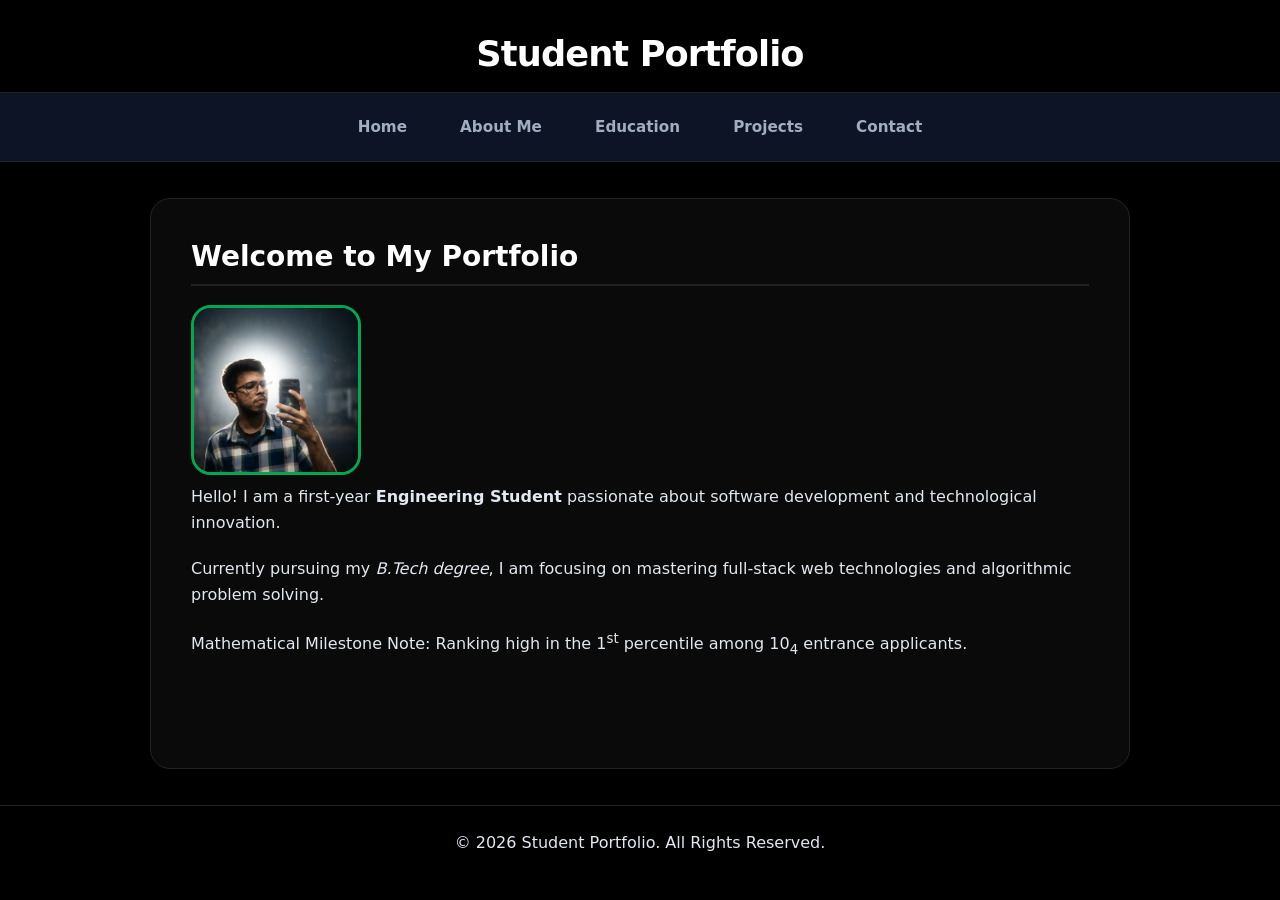
<file: index.html>
<!DOCTYPE html>
<html lang="en">
<head>
    <meta charset="UTF-8">
    <meta name="viewport" content="width=device-width, initial-scale=1.0">
    <title>Student Portfolio - Home</title>
    <link rel="stylesheet" href="css/style.css">
</head>
<body>

    <header>
        <h1>Student Portfolio</h1>
    </header>

    <nav>
        <a href="index.html">Home</a>
        <a href="about.html">About Me</a>
        <a href="education.html">Education</a>
        <a href="projects.html">Projects</a>
        <a href="contact.html">Contact</a>
    </nav>

    <main>
        <h2>Welcome to My Portfolio</h2>
        <img src="images/profile.jpg" alt="Student Profile Photo" class="profile-img">
        <p>Hello! I am a first-year <b>Engineering Student</b> passionate about software development and technological innovation.</p>
        <p>Currently pursuing my <i>B.Tech degree</i>, I am focusing on mastering full-stack web technologies and algorithmic problem solving.</p>
        
        <p>Mathematical Milestone Note: Ranking high in the 1<sup>st</sup> percentile among 10<sub>4</sub> entrance applicants.</p>
    </main>

    <footer>
        <p>&copy; 2026 Student Portfolio. All Rights Reserved.</p>
    </footer>

</body>
</html>
</file>
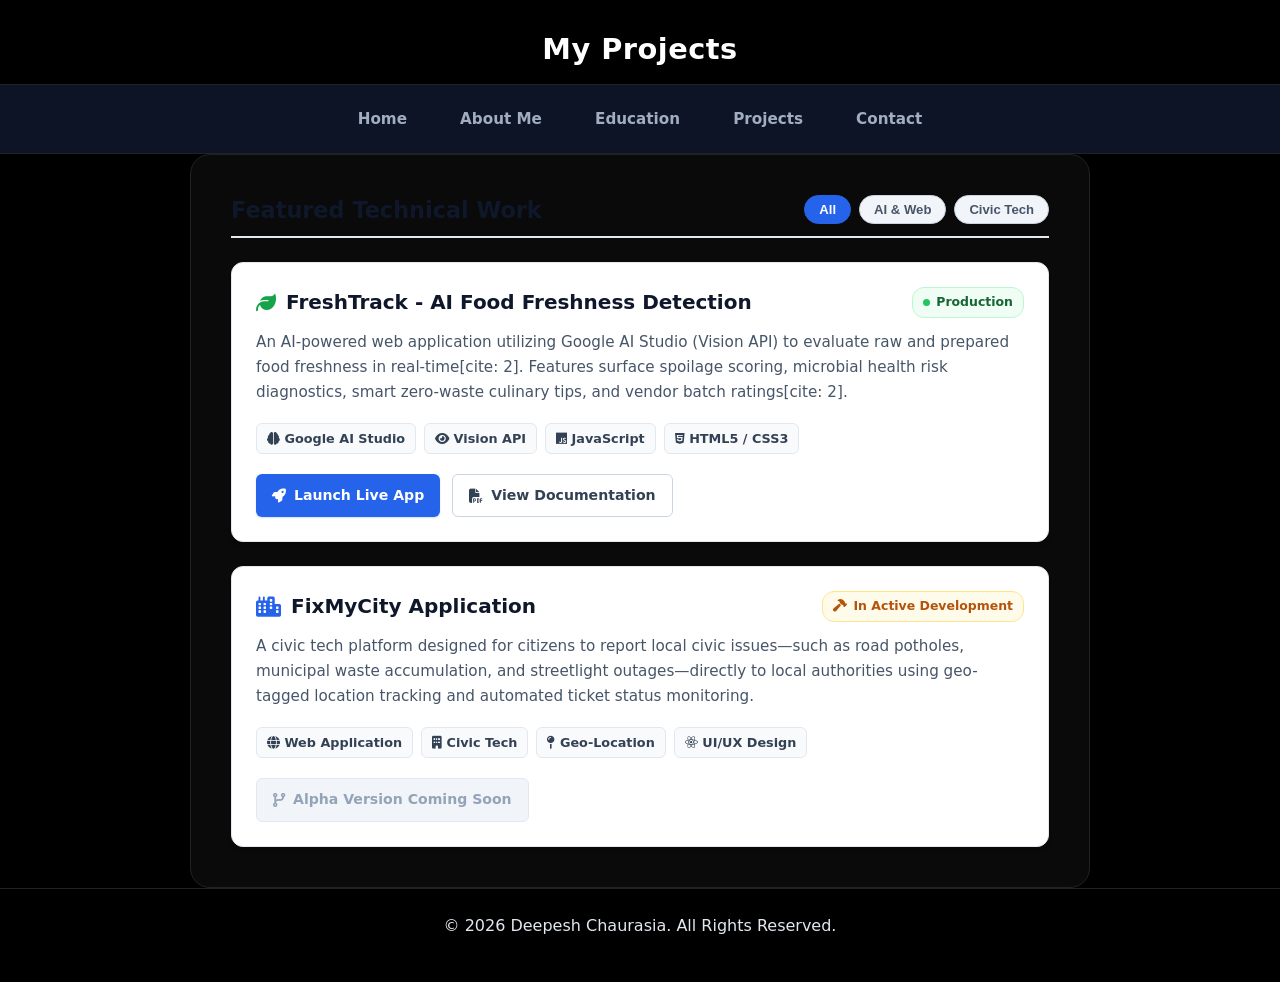
<file: 1newprojects.html>
<!DOCTYPE html>
<html lang="en">
<head>
    <meta charset="UTF-8">
    <meta name="viewport" content="width=device-width, initial-scale=1.0">
    <title>Projects - Deepesh Chaurasia</title>
    <link rel="stylesheet" href="css/style.css?v=3">
    <!-- Font Awesome for Professional Vector Icons -->
    <link rel="stylesheet" href="https://cdnjs.cloudflare.com/ajax/libs/font-awesome/6.4.0/css/all.min.css">
    <style>
        /* Modern Header Styling */
        header h1 {
            color: #ffffff;
            font-size: 1.8rem;
            letter-spacing: 0.5px;
            margin-bottom: 0;
        }

        .projects-section {
            max-width: 900px;
            margin: 0 auto;
        }

        .section-header-flex {
            display: flex;
            justify-content: space-between;
            align-items: center;
            border-bottom: 2px solid #e2e8f0;
            padding-bottom: 12px;
            margin-bottom: 24px;
            flex-wrap: wrap;
            gap: 12px;
        }

        .projects-section h2 {
            font-size: 1.4rem;
            color: #0f172a;
            margin: 0;
            border: none;
            padding: 0;
        }

        /* Category Filter Tabs */
        .filter-container {
            display: flex;
            gap: 8px;
        }

        .filter-btn {
            background: #f1f5f9;
            border: 1px solid #cbd5e1;
            color: #475569;
            padding: 6px 14px;
            border-radius: 20px;
            font-size: 0.82rem;
            font-weight: 600;
            cursor: pointer;
            transition: all 0.2s ease;
        }

        .filter-btn.active, .filter-btn:hover {
            background-color: #2563eb;
            color: #ffffff;
            border-color: #2563eb;
        }

        /* Project Cards */
        .projects-grid {
            display: flex;
            flex-direction: column;
            gap: 24px;
        }

        .project-card-modern {
            border: 1px solid #e2e8f0;
            background-color: #ffffff;
            border-radius: 12px;
            padding: 24px;
            box-shadow: 0 4px 6px -1px rgba(0, 0, 0, 0.03), 0 2px 4px -1px rgba(0, 0, 0, 0.02);
            transition: transform 0.25s cubic-bezier(0.16, 1, 0.3, 1), box-shadow 0.25s cubic-bezier(0.16, 1, 0.3, 1), border-color 0.25s ease;
            position: relative;
            overflow: hidden;
        }

        .project-card-modern:hover {
            transform: translateY(-4px);
            box-shadow: 0 12px 20px -3px rgba(0, 0, 0, 0.08), 0 4px 6px -2px rgba(0, 0, 0, 0.04);
            border-color: #bfdbfe;
        }

        .project-header {
            display: flex;
            justify-content: space-between;
            align-items: center;
            flex-wrap: wrap;
            gap: 12px;
            margin-bottom: 12px;
        }

        .project-title {
            font-size: 1.25rem;
            color: #0f172a;
            margin: 0;
            font-weight: 700;
            display: flex;
            align-items: center;
            gap: 10px;
        }

        /* Status Indicators */
        .status-badge {
            display: inline-flex;
            align-items: center;
            gap: 6px;
            padding: 4px 10px;
            border-radius: 12px;
            font-size: 0.78rem;
            font-weight: 600;
        }

        .status-live {
            background-color: #f0fdf4;
            color: #166534;
            border: 1px solid #bbf7d0;
        }

        .status-pulse {
            width: 7px;
            height: 7px;
            background-color: #22c55e;
            border-radius: 50%;
            box-shadow: 0 0 0 0 rgba(34, 197, 94, 0.7);
            animation: pulse-animation 1.6s infinite;
        }

        @keyframes pulse-animation {
            0% { box-shadow: 0 0 0 0 rgba(34, 197, 94, 0.7); }
            70% { box-shadow: 0 0 0 6px rgba(34, 197, 94, 0); }
            100% { box-shadow: 0 0 0 0 rgba(34, 197, 94, 0); }
        }

        .status-dev {
            background-color: #fffbeb;
            color: #b45309;
            border: 1px solid #fde68a;
        }

        .project-desc {
            color: #475569;
            font-size: 0.95rem;
            line-height: 1.65;
            margin-bottom: 18px;
        }

        /* Tech Badges */
        .tech-tags {
            display: flex;
            flex-wrap: wrap;
            gap: 8px;
            margin-bottom: 20px;
        }

        .tech-tag {
            background-color: #f8fafc;
            color: #334155;
            border: 1px solid #e2e8f0;
            font-size: 0.8rem;
            font-weight: 600;
            padding: 4px 10px;
            border-radius: 6px;
        }

        /* Project Action Buttons */
        .project-links {
            display: flex;
            flex-wrap: wrap;
            gap: 12px;
        }

        .btn-link {
            display: inline-flex;
            align-items: center;
            gap: 8px;
            padding: 9px 16px;
            border-radius: 6px;
            font-size: 0.88rem;
            font-weight: 600;
            text-decoration: none;
            transition: all 0.2s ease;
        }

        .btn-primary {
            background-color: #2563eb;
            color: #ffffff;
            box-shadow: 0 1px 2px rgba(37, 99, 235, 0.2);
        }

        .btn-primary:hover {
            background-color: #1d4ed8;
            color: #ffffff;
            box-shadow: 0 4px 8px rgba(37, 99, 235, 0.3);
        }

        .btn-secondary {
            background-color: #ffffff;
            color: #334155;
            border: 1px solid #cbd5e1;
        }

        .btn-secondary:hover {
            background-color: #f8fafc;
            color: #0f172a;
            border-color: #94a3b8;
        }

        .btn-disabled {
            background-color: #f1f5f9;
            color: #94a3b8;
            border: 1px solid #e2e8f0;
            cursor: not-allowed;
        }
    </style>
</head>
<body>

    <header>
        <h1>My Projects</h1>
    </header>

    <nav>
        <a href="newindex.html">Home</a>
        <a href="newabout.html">About Me</a>
        <a href="neweducation.html">Education</a>
        <a href="newprojects.html">Projects</a>
        <a href="newcontact.html">Contact</a>
    </nav>

    <main class="projects-section">
        <div class="section-header-flex">
            <h2>Featured Technical Work</h2>
            <div class="filter-container">
                <button class="filter-btn active">All</button>
                <button class="filter-btn">AI & Web</button>
                <button class="filter-btn">Civic Tech</button>
            </div>
        </div>

        <div class="projects-grid">
            
            <!-- Project 1: FreshTrack -->
            <div class="project-card-modern">
                <div class="project-header">
                    <h3 class="project-title">
                        <i class="fa-solid fa-leaf" style="color: #16a34a;"></i> 
                        FreshTrack - AI Food Freshness Detection
                    </h3>
                    <span class="status-badge status-live">
                        <span class="status-pulse"></span> Production
                    </span>
                </div>
                
                <p class="project-desc">
                    An AI-powered web application utilizing Google AI Studio (Vision API) to evaluate raw and prepared food freshness in real-time[cite: 2]. Features surface spoilage scoring, microbial health risk diagnostics, smart zero-waste culinary tips, and vendor batch ratings[cite: 2].
                </p>

                <div class="tech-tags">
                    <span class="tech-tag"><i class="fa-solid fa-brain"></i> Google AI Studio</span>
                    <span class="tech-tag"><i class="fa-solid fa-eye"></i> Vision API</span>
                    <span class="tech-tag"><i class="fa-brands fa-js"></i> JavaScript</span>
                    <span class="tech-tag"><i class="fa-brands fa-html5"></i> HTML5 / CSS3</span>
                </div>

                <div class="project-links">
                    <a href="https://fresh-track-qp7pb5zlm-deepsh3969s-projects.vercel.app" target="_blank" class="btn-link btn-primary">
                        <i class="fa-solid fa-rocket"></i> Launch Live App
                    </a>
                    <a href="FreshTrack_Documentation.pdf" target="_blank" class="btn-link btn-secondary">
                        <i class="fa-solid fa-file-pdf"></i> View Documentation
                    </a>
                </div>
            </div>

            <!-- Project 2: FixMyCity Application -->
            <div class="project-card-modern">
                <div class="project-header">
                    <h3 class="project-title">
                        <i class="fa-solid fa-city" style="color: #2563eb;"></i> 
                        FixMyCity Application
                    </h3>
                    <span class="status-badge status-dev">
                        <i class="fa-solid fa-hammer"></i> In Active Development
                    </span>
                </div>
                
                <p class="project-desc">
                    A civic tech platform designed for citizens to report local civic issues—such as road potholes, municipal waste accumulation, and streetlight outages—directly to local authorities using geo-tagged location tracking and automated ticket status monitoring.
                </p>

                <div class="tech-tags">
                    <span class="tech-tag"><i class="fa-solid fa-globe"></i> Web Application</span>
                    <span class="tech-tag"><i class="fa-solid fa-building"></i> Civic Tech</span>
                    <span class="tech-tag"><i class="fa-solid fa-map-pin"></i> Geo-Location</span>
                    <span class="tech-tag"><i class="fa-brands fa-react"></i> UI/UX Design</span>
                </div>

                <div class="project-links">
                    <span class="btn-link btn-disabled">
                        <i class="fa-solid fa-code-branch"></i> Alpha Version Coming Soon
                    </span>
                </div>
            </div>

        </div>
    </main>

    <footer>
        <p>&copy; 2026 Deepesh Chaurasia. All Rights Reserved.</p>
    </footer>

</body>
</html>
</file>
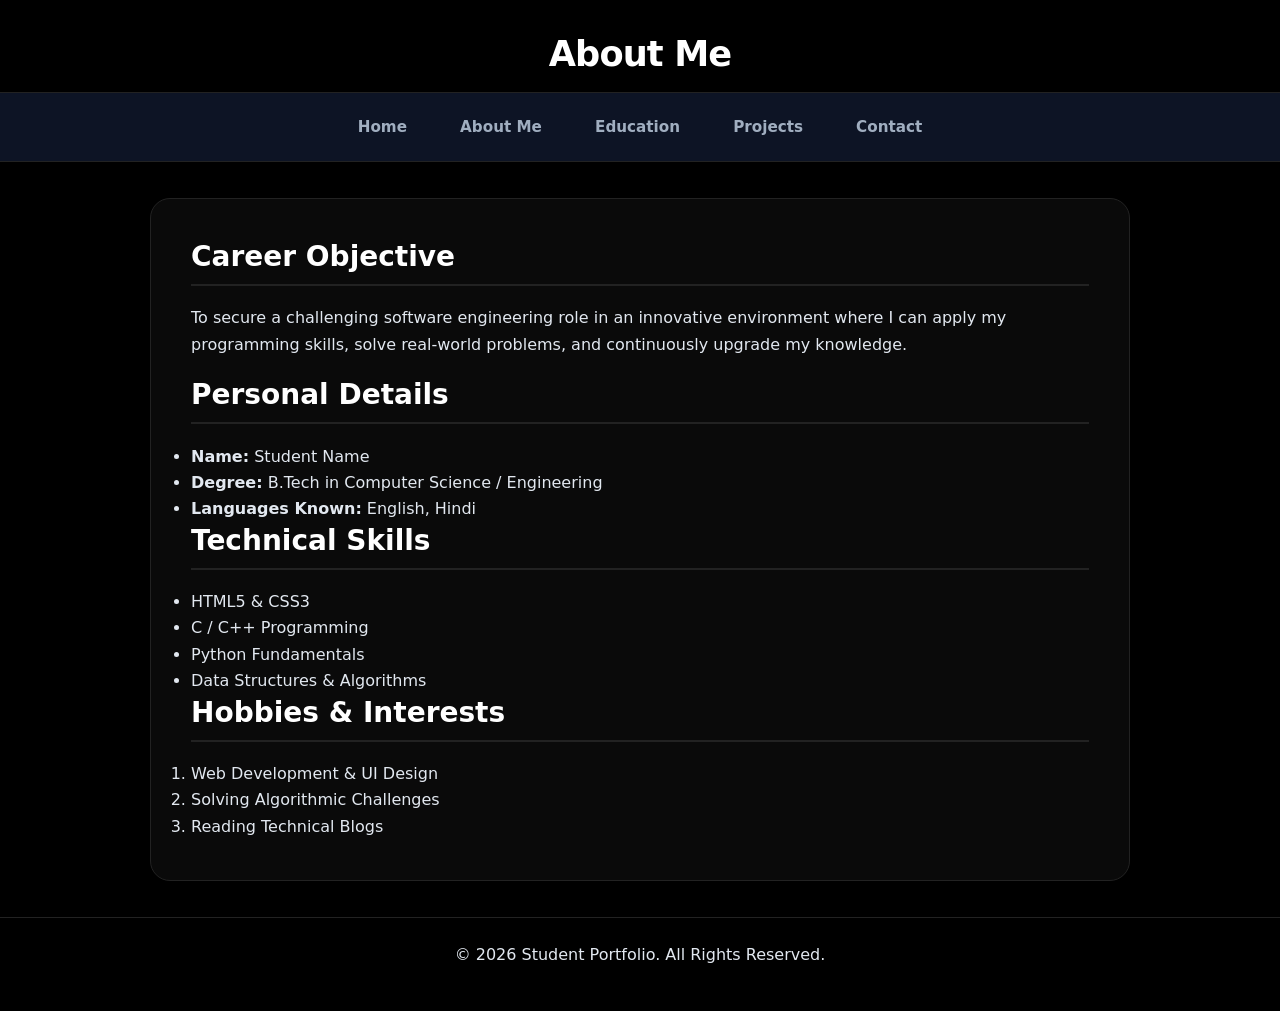
<file: about.html>
<!DOCTYPE html>
<html lang="en">
<head>
    <meta charset="UTF-8">
    <meta name="viewport" content="width=device-width, initial-scale=1.0">
    <title>About Me</title>
    <link rel="stylesheet" href="css/style.css">
</head>
<body>

    <header>
        <h1>About Me</h1>
    </header>

    <nav>
        <a href="index.html">Home</a>
        <a href="about.html">About Me</a>
        <a href="education.html">Education</a>
        <a href="projects.html">Projects</a>
        <a href="contact.html">Contact</a>
    </nav>

    <main>
        <section>
            <h2>Career Objective</h2>
            <p>To secure a challenging software engineering role in an innovative environment where I can apply my programming skills, solve real-world problems, and continuously upgrade my knowledge.</p>
        </section>

        <section>
            <h2>Personal Details</h2>
            <ul>
                <li><b>Name:</b> Student Name</li>
                <li><b>Degree:</b> B.Tech in Computer Science / Engineering</li>
                <li><b>Languages Known:</b> English, Hindi</li>
            </ul>
        </section>

        <section>
            <h2>Technical Skills</h2>
            <ul>
                <li>HTML5 & CSS3</li>
                <li>C / C++ Programming</li>
                <li>Python Fundamentals</li>
                <li>Data Structures & Algorithms</li>
            </ul>
        </section>

        <section>
            <h2>Hobbies & Interests</h2>
            <ol>
                <li>Web Development & UI Design</li>
                <li>Solving Algorithmic Challenges</li>
                <li>Reading Technical Blogs</li>
            </ol>
        </section>
    </main>

    <footer>
        <p>&copy; 2026 Student Portfolio. All Rights Reserved.</p>
    </footer>

</body>
</html>
</file>
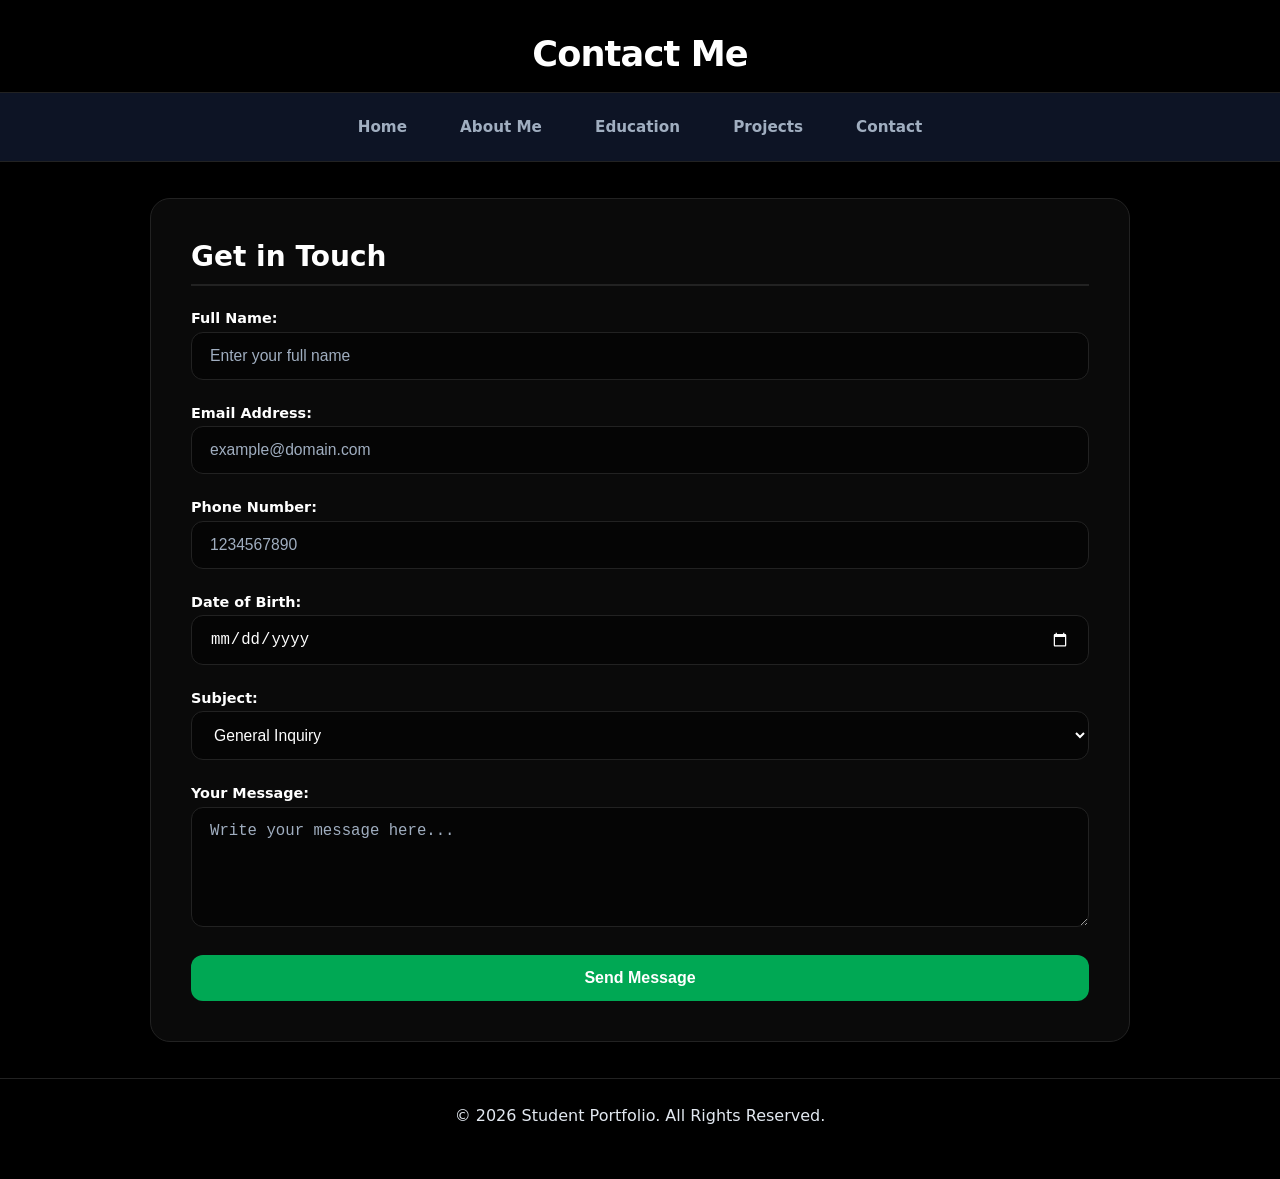
<file: contact.html>
<!DOCTYPE html>
<html lang="en">
<head>
    <meta charset="UTF-8">
    <meta name="viewport" content="width=device-width, initial-scale=1.0">
    <title>Contact Me</title>
    <link rel="stylesheet" href="css/style.css">
</head>
<body>

    <header>
        <h1>Contact Me</h1>
    </header>

    <nav>
        <a href="index.html">Home</a>
        <a href="about.html">About Me</a>
        <a href="education.html">Education</a>
        <a href="projects.html">Projects</a>
        <a href="contact.html">Contact</a>
    </nav>

    <main>
        <h2>Get in Touch</h2>
        <form action="#" method="post">
            <div>
                <label for="name">Full Name:</label>
                <input type="text" id="name" name="fullname" placeholder="Enter your full name" required>
            </div>

            <div>
                <label for="email">Email Address:</label>
                <input type="email" id="email" name="email" placeholder="example@domain.com" required>
            </div>

            <div>
                <label for="phone">Phone Number:</label>
                <input type="tel" id="phone" name="phone" placeholder="1234567890" pattern="[0-9]{10}">
            </div>

            <div>
                <label for="dob">Date of Birth:</label>
                <input type="date" id="dob" name="dob">
            </div>

            <div>
                <label for="subject">Subject:</label>
                <select id="subject" name="subject">
                    <option value="general">General Inquiry</option>
                    <option value="collaboration">Project Collaboration</option>
                    <option value="feedback">Feedback</option>
                </select>
            </div>

            <div>
                <label for="message">Your Message:</label>
                <textarea id="message" name="message" rows="5" placeholder="Write your message here..." required></textarea>
            </div>

            <button type="submit">Send Message</button>
        </form>
    </main>

    <footer>
        <p>&copy; 2026 Student Portfolio. All Rights Reserved.</p>
    </footer>

</body>
</html>
</file>
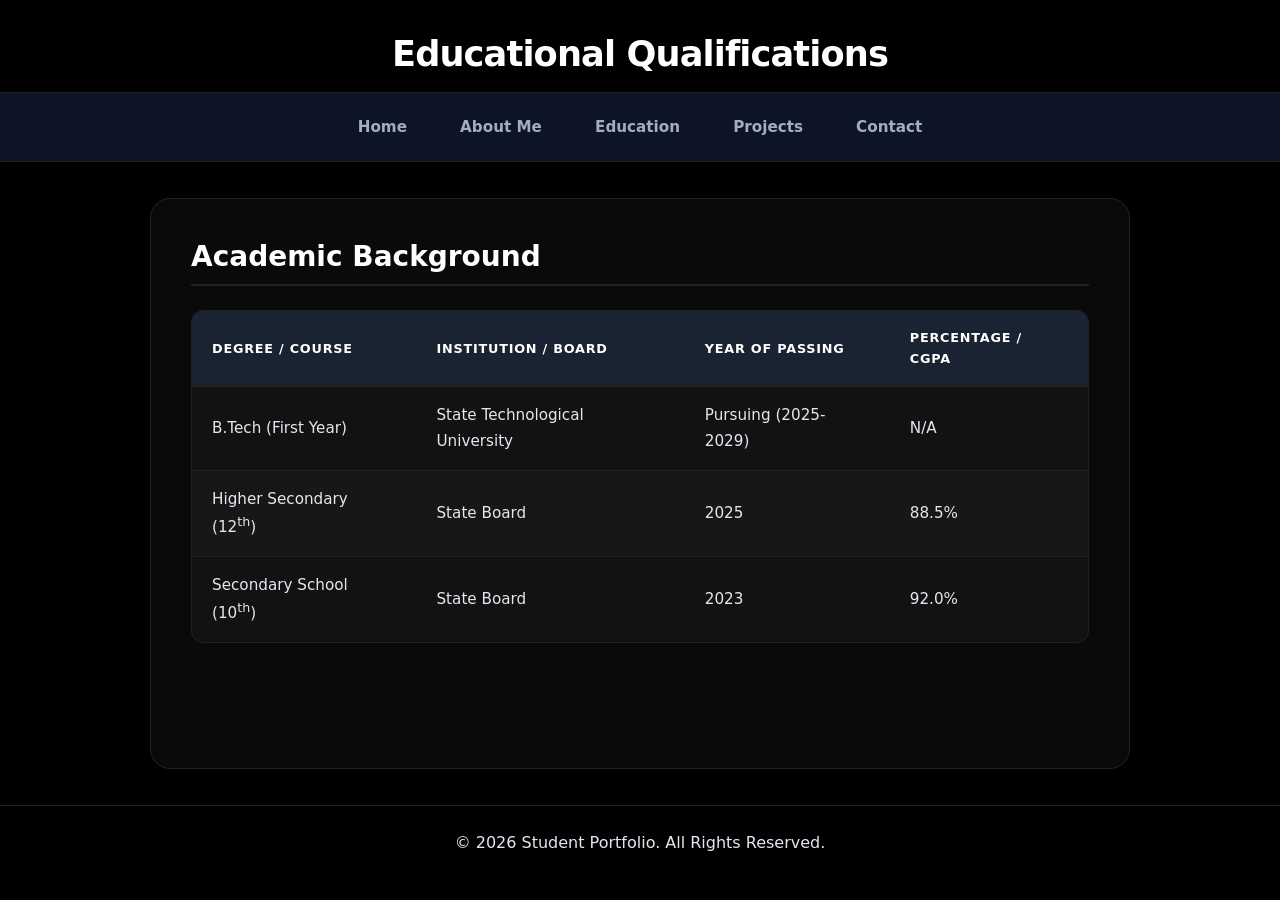
<file: education.html>
<!DOCTYPE html>
<html lang="en">
<head>
    <meta charset="UTF-8">
    <meta name="viewport" content="width=device-width, initial-scale=1.0">
    <title>Education</title>
    <link rel="stylesheet" href="css/style.css">
</head>
<body>

    <header>
        <h1>Educational Qualifications</h1>
    </header>

    <nav>
        <a href="index.html">Home</a>
        <a href="about.html">About Me</a>
        <a href="education.html">Education</a>
        <a href="projects.html">Projects</a>
        <a href="contact.html">Contact</a>
    </nav>

    <main>
        <h2>Academic Background</h2>
        <table>
            <thead>
                <tr>
                    <th>Degree / Course</th>
                    <th>Institution / Board</th>
                    <th>Year of Passing</th>
                    <th>Percentage / CGPA</th>
                </tr>
            </thead>
            <tbody>
                <tr>
                    <td>B.Tech (First Year)</td>
                    <td>State Technological University</td>
                    <td>Pursuing (2025-2029)</td>
                    <td>N/A</td>
                </tr>
                <tr>
                    <td>Higher Secondary (12<sup>th</sup>)</td>
                    <td>State Board</td>
                    <td>2025</td>
                    <td>88.5%</td>
                </tr>
                <tr>
                    <td>Secondary School (10<sup>th</sup>)</td>
                    <td>State Board</td>
                    <td>2023</td>
                    <td>92.0%</td>
                </tr>
            </tbody>
        </table>
    </main>

    <footer>
        <p>&copy; 2026 Student Portfolio. All Rights Reserved.</p>
    </footer>

</body>
</html>
</file>
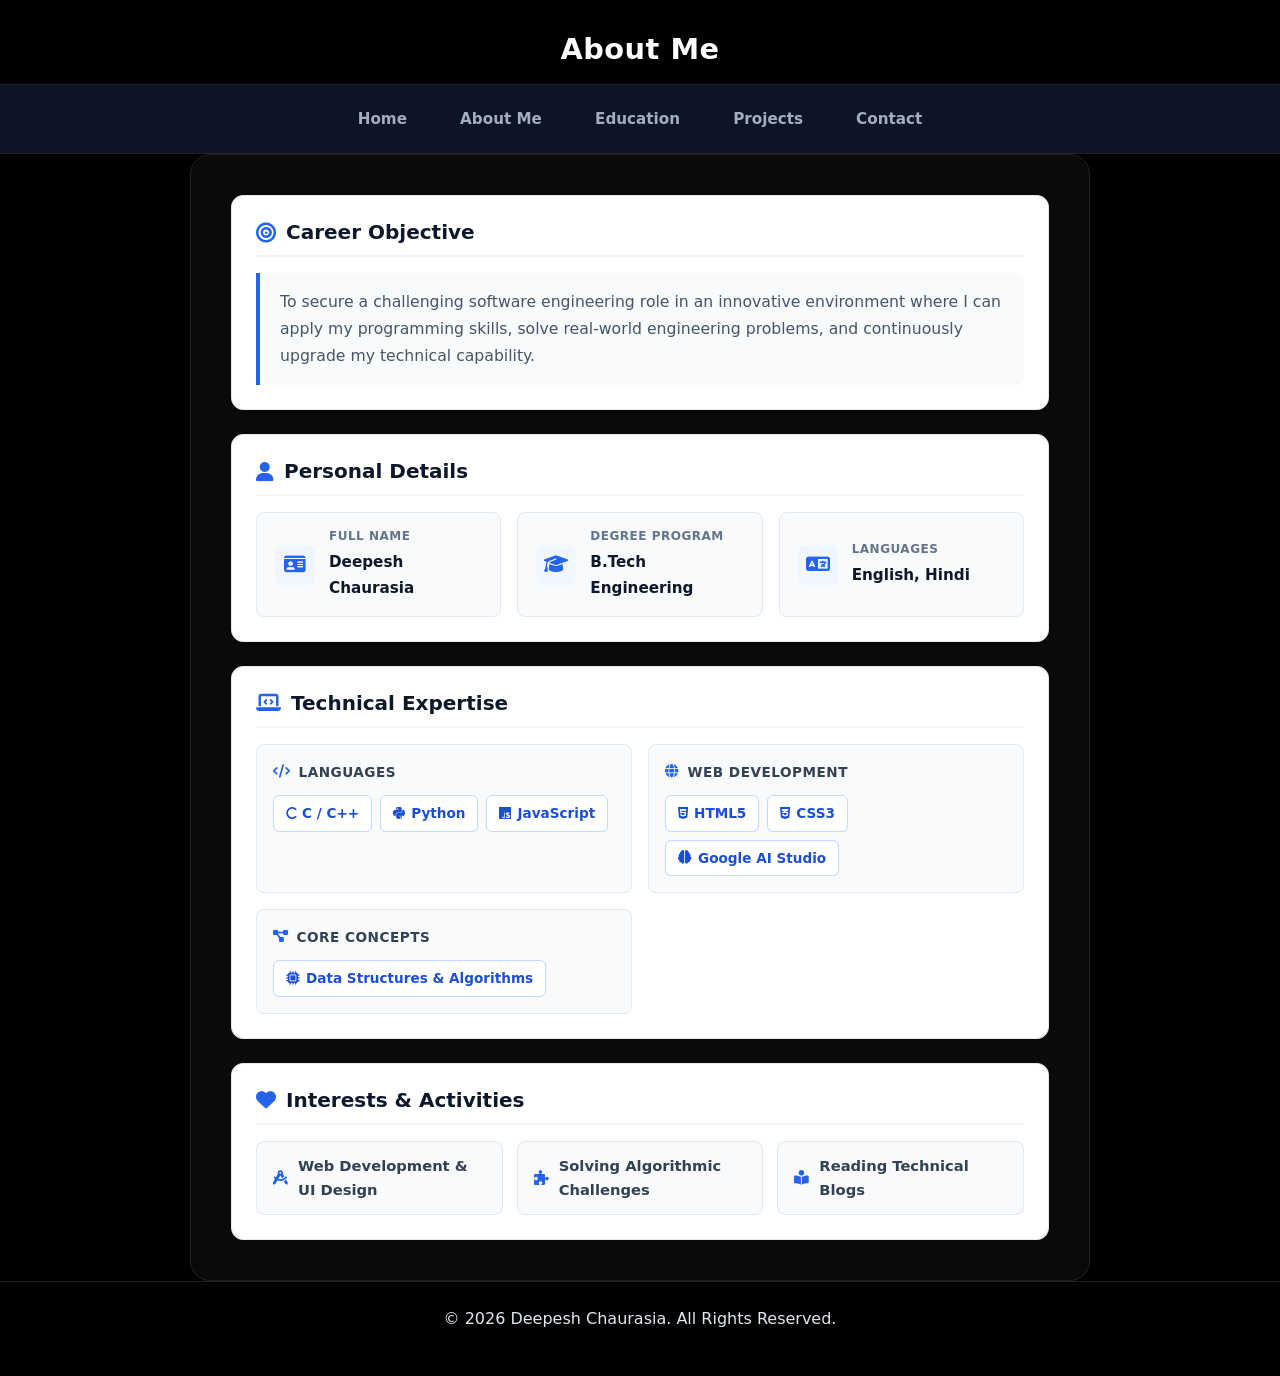
<file: newabout.html>
<!DOCTYPE html>
<html lang="en">
<head>
    <meta charset="UTF-8">
    <meta name="viewport" content="width=device-width, initial-scale=1.0">
    <title>About Me - Deepesh </title>
    <link rel="stylesheet" href="css/style.css?v=3">
    <!-- Font Awesome for Professional Icons -->
    <link rel="stylesheet" href="https://cdnjs.cloudflare.com/ajax/libs/font-awesome/6.4.0/css/all.min.css">
    <style>
        header h1 {
            color: #ffffff;
            font-size: 1.8rem;
            letter-spacing: 0.5px;
            margin-bottom: 0;
        }

        .about-container {
            max-width: 900px;
            margin: 0 auto;
            display: flex;
            flex-direction: column;
            gap: 24px;
        }

        .about-card {
            background: #ffffff;
            border: 1px solid #e2e8f0;
            border-radius: 12px;
            padding: 24px;
            box-shadow: 0 4px 6px -1px rgba(0, 0, 0, 0.03);
            transition: border-color 0.2s ease;
        }

        .about-card:hover {
            border-color: #bfdbfe;
        }

        .section-title {
            font-size: 1.25rem;
            color: #0f172a;
            margin-top: 0;
            margin-bottom: 16px;
            display: flex;
            align-items: center;
            gap: 10px;
            font-weight: 700;
            border-bottom: 2px solid #f1f5f9;
            padding-bottom: 10px;
        }

        /* Objective Box */
        .objective-text {
            color: #475569;
            font-size: 0.98rem;
            line-height: 1.7;
            margin: 0;
            background-color: #f8fafc;
            border-left: 4px solid #2563eb;
            padding: 16px 20px;
            border-radius: 0 8px 8px 0;
        }

        /* Personal Details Grid */
        .details-grid {
            display: grid;
            grid-template-columns: repeat(auto-fit, minmax(220px, 1fr));
            gap: 16px;
        }

        .detail-item {
            background: #f8fafc;
            border: 1px solid #e2e8f0;
            padding: 14px 18px;
            border-radius: 8px;
            display: flex;
            align-items: center;
            gap: 14px;
        }

        .detail-icon {
            font-size: 1.2rem;
            color: #2563eb;
            background: #eff6ff;
            padding: 10px;
            border-radius: 8px;
            display: flex;
            align-items: center;
            justify-content: center;
            width: 40px;
            height: 40px;
        }

        .detail-info span {
            display: block;
            font-size: 0.75rem;
            text-transform: uppercase;
            color: #64748b;
            font-weight: 700;
            letter-spacing: 0.5px;
            margin-bottom: 2px;
        }

        .detail-info strong {
            font-size: 0.95rem;
            color: #0f172a;
        }

        /* Categorized Skill Sets */
        .skills-category-grid {
            display: grid;
            grid-template-columns: repeat(auto-fit, minmax(250px, 1fr));
            gap: 16px;
        }

        .skill-group {
            background: #f8fafc;
            border: 1px solid #e2e8f0;
            border-radius: 8px;
            padding: 16px;
        }

        .skill-group-title {
            font-size: 0.85rem;
            font-weight: 700;
            color: #334155;
            text-transform: uppercase;
            letter-spacing: 0.5px;
            margin-bottom: 12px;
            display: flex;
            align-items: center;
            gap: 8px;
        }

        .skill-tags {
            display: flex;
            flex-wrap: wrap;
            gap: 8px;
        }

        .skill-badge {
            background-color: #ffffff;
            color: #1d4ed8;
            border: 1px solid #bfdbfe;
            padding: 6px 12px;
            border-radius: 6px;
            font-weight: 600;
            font-size: 0.85rem;
            display: inline-flex;
            align-items: center;
            gap: 6px;
            box-shadow: 0 1px 2px rgba(0, 0, 0, 0.02);
        }

        /* Hobbies Grid */
        .hobbies-grid {
            display: grid;
            grid-template-columns: repeat(auto-fit, minmax(220px, 1fr));
            gap: 14px;
        }

        .hobby-item {
            background-color: #f8fafc;
            border: 1px solid #e2e8f0;
            padding: 12px 16px;
            border-radius: 8px;
            color: #334155;
            font-size: 0.92rem;
            font-weight: 600;
            display: flex;
            align-items: center;
            gap: 10px;
        }

        .hobby-item i {
            color: #2563eb;
        }
    </style>
</head>
<body>

    <header>
        <h1>About Me</h1>
    </header>

    <nav>
        <a href="newindex.html">Home</a>
        <a href="newabout.html">About Me</a>
        <a href="neweducation.html">Education</a>
        <a href="newprojects.html">Projects</a>
        <a href="newcontact.html">Contact</a>
    </nav>

    <main class="about-container">
        
        <!-- Career Objective -->
        <section class="about-card">
            <h2 class="section-title">
                <i class="fa-solid fa-bullseye" style="color: #2563eb;"></i> Career Objective
            </h2>
            <p class="objective-text">
                To secure a challenging software engineering role in an innovative environment where I can apply my programming skills, solve real-world engineering problems, and continuously upgrade my technical capability.
            </p>
        </section>

        <!-- Personal Details -->
        <section class="about-card">
            <h2 class="section-title">
                <i class="fa-solid fa-user" style="color: #2563eb;"></i> Personal Details
            </h2>
            <div class="details-grid">
                <div class="detail-item">
                    <div class="detail-icon"><i class="fa-solid fa-id-card"></i></div>
                    <div class="detail-info">
                        <span>Full Name</span>
                        <strong>Deepesh Chaurasia</strong>
                    </div>
                </div>

                <div class="detail-item">
                    <div class="detail-icon"><i class="fa-solid fa-graduation-cap"></i></div>
                    <div class="detail-info">
                        <span>Degree Program</span>
                        <strong>B.Tech Engineering</strong>
                    </div>
                </div>

                <div class="detail-item">
                    <div class="detail-icon"><i class="fa-solid fa-language"></i></div>
                    <div class="detail-info">
                        <span>Languages</span>
                        <strong>English, Hindi</strong>
                    </div>
                </div>
            </div>
        </section>

        <!-- Technical Skills -->
        <section class="about-card">
            <h2 class="section-title">
                <i class="fa-solid fa-laptop-code" style="color: #2563eb;"></i> Technical Expertise
            </h2>
            
            <div class="skills-category-grid">
                <!-- Programming -->
                <div class="skill-group">
                    <div class="skill-group-title">
                        <i class="fa-solid fa-code" style="color: #2563eb;"></i> Languages
                    </div>
                    <div class="skill-tags">
                        <span class="skill-badge"><i class="fa-brands fa-c"></i> C / C++</span>
                        <span class="skill-badge"><i class="fa-brands fa-python"></i> Python</span>
                        <span class="skill-badge"><i class="fa-brands fa-js"></i> JavaScript</span>
                    </div>
                </div>

                <!-- Web Technologies -->
                <div class="skill-group">
                    <div class="skill-group-title">
                        <i class="fa-solid fa-globe" style="color: #2563eb;"></i> Web Development
                    </div>
                    <div class="skill-tags">
                        <span class="skill-badge"><i class="fa-brands fa-html5"></i> HTML5</span>
                        <span class="skill-badge"><i class="fa-brands fa-css3-alt"></i> CSS3</span>
                        <span class="skill-badge"><i class="fa-solid fa-brain"></i> Google AI Studio</span>
                    </div>
                </div>

                <!-- Concepts -->
                <div class="skill-group">
                    <div class="skill-group-title">
                        <i class="fa-solid fa-diagram-project" style="color: #2563eb;"></i> Core Concepts
                    </div>
                    <div class="skill-tags">
                        <span class="skill-badge"><i class="fa-solid fa-microchip"></i> Data Structures & Algorithms</span>
                    </div>
                </div>
            </div>
        </section>

        <!-- Hobbies & Interests -->
        <section class="about-card">
            <h2 class="section-title">
                <i class="fa-solid fa-heart" style="color: #2563eb;"></i> Interests & Activities
            </h2>
            <div class="hobbies-grid">
                <div class="hobby-item">
                    <i class="fa-solid fa-compass-drafting"></i> Web Development & UI Design
                </div>
                <div class="hobby-item">
                    <i class="fa-solid fa-puzzle-piece"></i> Solving Algorithmic Challenges
                </div>
                <div class="hobby-item">
                    <i class="fa-solid fa-book-open-reader"></i> Reading Technical Blogs
                </div>
            </div>
        </section>

    </main>

    <footer>
        <p>&copy; 2026 Deepesh Chaurasia. All Rights Reserved.</p>
    </footer>

</body>
</html>
</file>
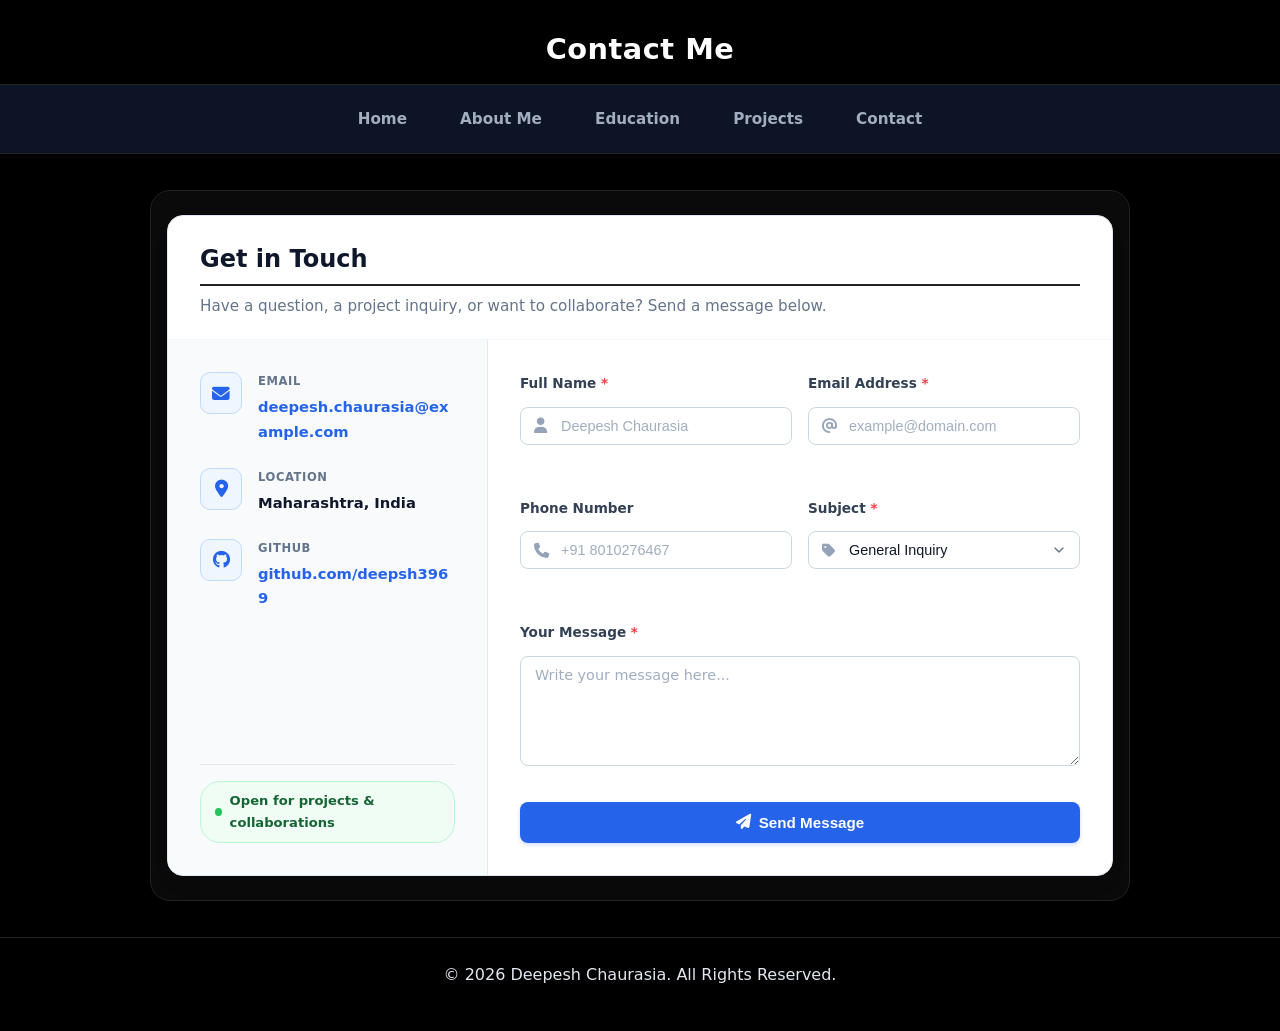
<file: newcontact.html>
<!DOCTYPE html>
<html lang="en">
<head>
    <meta charset="UTF-8">
    <meta name="viewport" content="width=device-width, initial-scale=1.0">
    <title>Contact - Deepesh Chaurasia</title>
    <link rel="stylesheet" href="css/style.css?v=3">
    <!-- Font Awesome for Professional Icons -->
    <link rel="stylesheet" href="https://cdnjs.cloudflare.com/ajax/libs/font-awesome/6.4.0/css/all.min.css">
    <style>
        /* Modern Header & Nav Alignment */
        header h1 {
            color: #ffffff;
            font-size: 1.8rem;
            letter-spacing: 0.5px;
            margin-bottom: 0;
        }

        /* Contact Layout Container */
        .contact-container {
            max-width: 950px;
            margin: 0 auto;
            background: #ffffff;
            border-radius: 16px;
            border: 1px solid #e2e8f0;
            box-shadow: 0 10px 25px -5px rgba(0, 0, 0, 0.05), 0 8px 10px -6px rgba(0, 0, 0, 0.01);
            overflow: hidden;
        }

        .contact-header {
            padding: 28px 32px 0 32px;
            border-bottom: 1px solid #f1f5f9;
        }

        .contact-header h2 {
            font-size: 1.5rem;
            color: #0f172a;
            margin: 0 0 8px 0;
            font-weight: 700;
        }

        .contact-header p {
            color: #64748b;
            font-size: 0.95rem;
            margin: 0 0 20px 0;
        }

        /* Two-Column Grid */
        .contact-grid {
            display: grid;
            grid-template-columns: 320px 1fr;
            min-height: 480px;
        }

        @media (max-width: 768px) {
            .contact-grid {
                grid-template-columns: 1fr;
            }
        }

        /* Left Column: Direct Info Sidebar */
        .contact-sidebar {
            background: #f8fafc;
            border-right: 1px solid #e2e8f0;
            padding: 32px;
            display: flex;
            flex-direction: column;
            gap: 24px;
        }

        .info-card {
            display: flex;
            align-items: flex-start;
            gap: 16px;
        }

        .info-icon {
            width: 42px;
            height: 42px;
            background-color: #eff6ff;
            color: #2563eb;
            border: 1px solid #bfdbfe;
            border-radius: 10px;
            display: flex;
            align-items: center;
            justify-content: center;
            font-size: 1.1rem;
            flex-shrink: 0;
        }

        .info-content {
            display: flex;
            flex-direction: column;
        }

        .info-label {
            font-size: 0.72rem;
            font-weight: 700;
            text-transform: uppercase;
            color: #64748b;
            letter-spacing: 0.6px;
            margin-bottom: 4px;
        }

        .info-value {
            font-size: 0.92rem;
            color: #0f172a;
            font-weight: 600;
            text-decoration: none;
            word-break: break-all;
        }

        .info-value a {
            color: #2563eb;
            text-decoration: none;
            transition: color 0.2s ease;
        }

        .info-value a:hover {
            color: #1d4ed8;
            text-decoration: underline;
        }

        /* Availability Status Badge */
        .status-container {
            margin-top: auto;
            padding-top: 16px;
            border-top: 1px solid #e2e8f0;
        }

        .status-pill {
            display: inline-flex;
            align-items: center;
            gap: 8px;
            background-color: #f0fdf4;
            border: 1px solid #bbf7d0;
            color: #166534;
            padding: 8px 14px;
            border-radius: 20px;
            font-size: 0.82rem;
            font-weight: 600;
        }

        .status-dot {
            width: 8px;
            height: 8px;
            background-color: #22c55e;
            border-radius: 50%;
            box-shadow: 0 0 0 0 rgba(34, 197, 94, 0.7);
            animation: pulse-ring 1.6s infinite;
        }

        @keyframes pulse-ring {
            0% { box-shadow: 0 0 0 0 rgba(34, 197, 94, 0.7); }
            70% { box-shadow: 0 0 0 6px rgba(34, 197, 94, 0); }
            100% { box-shadow: 0 0 0 0 rgba(34, 197, 94, 0); }
        }

        /* Right Column: Contact Form */
        .contact-form-wrapper {
            padding: 32px;
        }

        .form-row {
            display: grid;
            grid-template-columns: 1fr 1fr;
            gap: 16px;
            margin-bottom: 16px;
        }

        @media (max-width: 580px) {
            .form-row {
                grid-template-columns: 1fr;
            }
        }

        .form-group {
            display: flex;
            flex-direction: column;
            gap: 6px;
            margin-bottom: 16px;
        }

        .form-group label {
            font-size: 0.85rem;
            font-weight: 600;
            color: #334155;
        }

        .required-star {
            color: #ef4444;
        }

        .input-with-icon {
            position: relative;
            display: flex;
            align-items: center;
        }

        .input-with-icon i {
            position: absolute;
            left: 14px;
            color: #94a3b8;
            font-size: 0.95rem;
            pointer-events: none;
            transition: color 0.2s ease;
        }

        .form-control {
            width: 100%;
            padding: 10px 14px 10px 40px;
            border: 1px solid #cbd5e1;
            border-radius: 8px;
            font-size: 0.9rem;
            color: #0f172a;
            background-color: #ffffff;
            transition: all 0.2s ease;
            box-sizing: border-box;
        }

        textarea.form-control {
            padding-left: 14px;
            resize: vertical;
            min-height: 110px;
            font-family: inherit;
        }

        .form-control:focus {
            outline: none;
            border-color: #2563eb;
            box-shadow: 0 0 0 3px rgba(37, 99, 235, 0.12);
        }

        .form-control:focus + i {
            color: #2563eb;
        }

        select.form-control {
            appearance: none;
            background-image: url("data:image/svg+xml;charset=UTF-8,%3csvg xmlns='http://www.w3.org/2000/svg' viewBox='0 0 24 24' fill='none' stroke='%2364748b' stroke-width='2' stroke-linecap='round' stroke-linejoin='round'%3e%3cpolyline points='6 9 12 15 18 9'%3e%3c/polyline%3e%3c/svg%3e");
            background-repeat: no-repeat;
            background-position: right 12px center;
            background-size: 16px;
            padding-right: 36px;
        }

        .btn-submit {
            width: 100%;
            background-color: #2563eb;
            color: #ffffff;
            border: none;
            padding: 12px 20px;
            border-radius: 8px;
            font-size: 0.95rem;
            font-weight: 600;
            cursor: pointer;
            display: inline-flex;
            align-items: center;
            justify-content: center;
            gap: 8px;
            transition: all 0.2s ease;
            box-shadow: 0 2px 4px rgba(37, 99, 235, 0.2);
        }

        .btn-submit:hover {
            background-color: #1d4ed8;
            box-shadow: 0 4px 10px rgba(37, 99, 235, 0.3);
            transform: translateY(-1px);
        }
    </style>
</head>
<body>

    <header>
        <h1>Contact Me</h1>
    </header>

    <nav>
        <a href="newindex.html">Home</a>
        <a href="newabout.html">About Me</a>
        <a href="neweducation.html">Education</a>
        <a href="newprojects.html">Projects</a>
        <a href="newcontact.html">Contact</a>
    </nav>

    <main style="padding: 24px 16px;">
        <div class="contact-container">
            
            <div class="contact-header">
                <h2>Get in Touch</h2>
                <p>Have a question, a project inquiry, or want to collaborate? Send a message below.</p>
            </div>

            <div class="contact-grid">
                
                <!-- Left Column: Direct Info Sidebar -->
                <aside class="contact-sidebar">
                    
                    <div class="info-card">
                        <div class="info-icon">
                            <i class="fa-solid fa-envelope"></i>
                        </div>
                        <div class="info-content">
                            <span class="info-label">Email</span>
                            <span class="info-value">
                                <a href="mailto:deepesh.chaurasia@example.com">deepesh.chaurasia@example.com</a>
                            </span>
                        </div>
                    </div>

                    <div class="info-card">
                        <div class="info-icon">
                            <i class="fa-solid fa-location-dot"></i>
                        </div>
                        <div class="info-content">
                            <span class="info-label">Location</span>
                            <span class="info-value">Maharashtra, India</span>
                        </div>
                    </div>

                    <div class="info-card">
                        <div class="info-icon">
                            <i class="fa-brands fa-github"></i>
                        </div>
                        <div class="info-content">
                            <span class="info-label">GitHub</span>
                            <span class="info-value">
                                <a href="https://github.com/deepsh3969" target="_blank">github.com/deepsh3969</a>
                            </span>
                        </div>
                    </div>

                    <div class="status-container">
                        <div class="status-pill">
                            <span class="status-dot"></span>
                            <span>Open for projects &amp; collaborations</span>
                        </div>
                    </div>

                </aside>

                <!-- Right Column: Interactive Form -->
                <section class="contact-form-wrapper">
                    <form action="#" method="POST">
                        
                        <div class="form-row">
                            <div class="form-group">
                                <label for="fullName">Full Name <span class="required-star">*</span></label>
                                <div class="input-with-icon">
                                    <input type="text" id="fullName" name="fullName" class="form-control" placeholder="Deepesh Chaurasia" required>
                                    <i class="fa-solid fa-user"></i>
                                </div>
                            </div>

                            <div class="form-group">
                                <label for="email">Email Address <span class="required-star">*</span></label>
                                <div class="input-with-icon">
                                    <input type="email" id="email" name="email" class="form-control" placeholder="example@domain.com" required>
                                    <i class="fa-solid fa-at"></i>
                                </div>
                            </div>
                        </div>

                        <div class="form-row">
                            <div class="form-group">
                                <label for="phone">Phone Number</label>
                                <div class="input-with-icon">
                                    <input type="tel" id="phone" name="phone" class="form-control" placeholder="+91 8010276467">
                                    <i class="fa-solid fa-phone"></i>
                                </div>
                            </div>

                            <div class="form-group">
                                <label for="subject">Subject <span class="required-star">*</span></label>
                                <div class="input-with-icon">
                                    <select id="subject" name="subject" class="form-control" required>
                                        <option value="General Inquiry" selected>General Inquiry</option>
                                        <option value="Project Proposal">Project Proposal</option>
                                        <option value="Collaboration">Collaboration Request</option>
                                        <option value="Other">Other</option>
                                    </select>
                                    <i class="fa-solid fa-tag"></i>
                                </div>
                            </div>
                        </div>

                        <div class="form-group">
                            <label for="message">Your Message <span class="required-star">*</span></label>
                            <textarea id="message" name="message" class="form-control" placeholder="Write your message here..." required></textarea>
                        </div>

                        <button type="submit" class="btn-submit">
                            <i class="fa-solid fa-paper-plane"></i> Send Message
                        </button>

                    </form>
                </section>

            </div>
        </div>
    </main>

    <footer>
        <p>&copy; 2026 Deepesh Chaurasia. All Rights Reserved.</p>
    </footer>

</body>
</html>
</file>
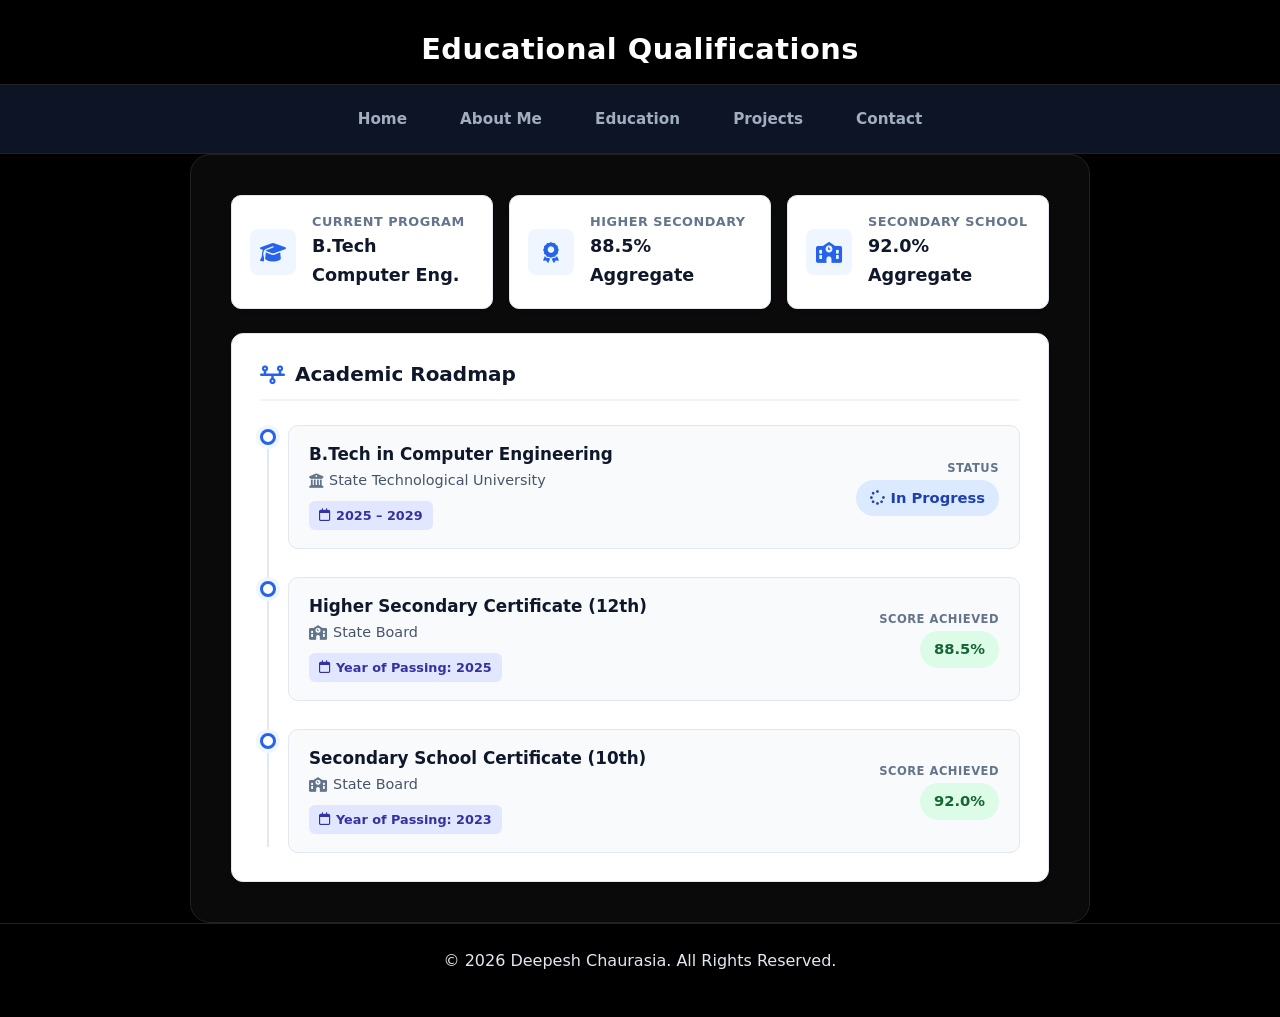
<file: neweducation.html>
<!DOCTYPE html>
<html lang="en">
<head>
    <meta charset="UTF-8">
    <meta name="viewport" content="width=device-width, initial-scale=1.0">
    <title>Education - Deepesh Chaurasia</title>
    <link rel="stylesheet" href="css/style.css?v=3">
    <!-- Font Awesome Icons -->
    <link rel="stylesheet" href="https://cdnjs.cloudflare.com/ajax/libs/font-awesome/6.4.0/css/all.min.css">
    <style>
        header h1 {
            color: #ffffff;
            font-size: 1.8rem;
            letter-spacing: 0.5px;
            margin-bottom: 0;
        }

        .edu-container {
            max-width: 900px;
            margin: 0 auto;
            display: flex;
            flex-direction: column;
            gap: 24px;
        }

        /* Overview Stat Strip */
        .edu-stats {
            display: grid;
            grid-template-columns: repeat(auto-fit, minmax(220px, 1fr));
            gap: 16px;
        }

        .stat-card {
            background: #ffffff;
            border: 1px solid #e2e8f0;
            border-radius: 10px;
            padding: 18px;
            display: flex;
            align-items: center;
            gap: 16px;
            box-shadow: 0 4px 6px -1px rgba(0, 0, 0, 0.02);
        }

        .stat-icon {
            width: 46px;
            height: 46px;
            border-radius: 8px;
            background: #eff6ff;
            color: #2563eb;
            display: flex;
            align-items: center;
            justify-content: center;
            font-size: 1.3rem;
            flex-shrink: 0;
        }

        .stat-details h4 {
            margin: 0 0 2px 0;
            font-size: 0.8rem;
            text-transform: uppercase;
            color: #64748b;
            letter-spacing: 0.5px;
        }

        .stat-details p {
            margin: 0;
            font-size: 1.1rem;
            font-weight: 700;
            color: #0f172a;
        }

        /* Timeline Card Section */
        .edu-card {
            background: #ffffff;
            border: 1px solid #e2e8f0;
            border-radius: 12px;
            padding: 28px;
            box-shadow: 0 4px 6px -1px rgba(0, 0, 0, 0.03);
        }

        .section-title {
            font-size: 1.25rem;
            color: #0f172a;
            margin-top: 0;
            margin-bottom: 24px;
            display: flex;
            align-items: center;
            gap: 10px;
            font-weight: 700;
            border-bottom: 2px solid #f1f5f9;
            padding-bottom: 12px;
        }

        /* Timeline Architecture */
        .timeline {
            position: relative;
            padding-left: 28px;
        }

        .timeline::before {
            content: '';
            position: absolute;
            left: 7px;
            top: 6px;
            bottom: 6px;
            width: 2px;
            background: #e2e8f0;
        }

        .timeline-item {
            position: relative;
            margin-bottom: 28px;
        }

        .timeline-item:last-child {
            margin-bottom: 0;
        }

        .timeline-dot {
            position: absolute;
            left: -28px;
            top: 4px;
            width: 16px;
            height: 16px;
            border-radius: 50%;
            background: #ffffff;
            border: 3px solid #2563eb;
            box-shadow: 0 0 0 4px #eff6ff;
        }

        .timeline-content {
            background: #f8fafc;
            border: 1px solid #e2e8f0;
            border-radius: 10px;
            padding: 18px 20px;
            display: flex;
            justify-content: space-between;
            align-items: flex-start;
            gap: 16px;
            flex-wrap: wrap;
        }

        .degree-info h3 {
            margin: 0 0 4px 0;
            font-size: 1.05rem;
            color: #0f172a;
            font-weight: 700;
        }

        .institution {
            color: #475569;
            font-size: 0.9rem;
            margin: 0 0 8px 0;
            display: flex;
            align-items: center;
            gap: 6px;
        }

        .badge-year {
            display: inline-flex;
            align-items: center;
            gap: 6px;
            background: #e0e7ff;
            color: #3730a3;
            font-size: 0.8rem;
            font-weight: 600;
            padding: 4px 10px;
            border-radius: 6px;
        }

        .score-box {
            text-align: right;
            align-self: center;
        }

        .score-label {
            display: block;
            font-size: 0.72rem;
            text-transform: uppercase;
            color: #64748b;
            font-weight: 700;
            letter-spacing: 0.5px;
            margin-bottom: 2px;
        }

        .score-value {
            display: inline-block;
            padding: 6px 14px;
            border-radius: 20px;
            font-weight: 700;
            font-size: 0.92rem;
        }

        .score-active {
            background-color: #dbeafe;
            color: #1e40af;
        }

        .score-success {
            background-color: #dcfce7;
            color: #166534;
        }

        @media (max-width: 600px) {
            .timeline-content {
                flex-direction: column;
                align-items: flex-start;
            }
            .score-box {
                text-align: left;
            }
        }
    </style>
</head>
<body>

    <header>
        <h1>Educational Qualifications</h1>
    </header>

    <nav>
        <a href="newindex.html">Home</a>
        <a href="newabout.html">About Me</a>
        <a href="neweducation.html">Education</a>
        <a href="newprojects.html">Projects</a>
        <a href="newcontact.html">Contact</a>
    </nav>

    <main class="edu-container">
        
        <!-- Summary Stats Strip -->
        <section class="edu-stats">
            <div class="stat-card">
                <div class="stat-icon"><i class="fa-solid fa-graduation-cap"></i></div>
                <div class="stat-details">
                    <h4>Current Program</h4>
                    <p>B.Tech Computer Eng.</p>
                </div>
            </div>

            <div class="stat-card">
                <div class="stat-icon"><i class="fa-solid fa-award"></i></div>
                <div class="stat-details">
                    <h4>Higher Secondary</h4>
                    <p>88.5% Aggregate</p>
                </div>
            </div>

            <div class="stat-card">
                <div class="stat-icon"><i class="fa-solid fa-school"></i></div>
                <div class="stat-details">
                    <h4>Secondary School</h4>
                    <p>92.0% Aggregate</p>
                </div>
            </div>
        </section>

        <!-- Academic Timeline Section -->
        <section class="edu-card">
            <h2 class="section-title">
                <i class="fa-solid fa-timeline" style="color: #2563eb;"></i> Academic Roadmap
            </h2>

            <div class="timeline">
                
                <!-- B.Tech Entry -->
                <div class="timeline-item">
                    <div class="timeline-dot"></div>
                    <div class="timeline-content">
                        <div class="degree-info">
                            <h3>B.Tech in Computer Engineering</h3>
                            <p class="institution">
                                <i class="fa-solid fa-building-columns" style="color: #64748b;"></i> State Technological University
                            </p>
                            <span class="badge-year">
                                <i class="fa-regular fa-calendar"></i> 2025 &ndash; 2029
                            </span>
                        </div>
                        <div class="score-box">
                            <span class="score-label">Status</span>
                            <span class="score-value score-active"><i class="fa-solid fa-spinner fa-spin"></i> In Progress</span>
                        </div>
                    </div>
                </div>

                <!-- Class 12 Entry -->
                <div class="timeline-item">
                    <div class="timeline-dot"></div>
                    <div class="timeline-content">
                        <div class="degree-info">
                            <h3>Higher Secondary Certificate (12th)</h3>
                            <p class="institution">
                                <i class="fa-solid fa-school" style="color: #64748b;"></i> State Board
                            </p>
                            <span class="badge-year">
                                <i class="fa-regular fa-calendar"></i> Year of Passing: 2025
                            </span>
                        </div>
                        <div class="score-box">
                            <span class="score-label">Score Achieved</span>
                            <span class="score-value score-success">88.5%</span>
                        </div>
                    </div>
                </div>

                <!-- Class 10 Entry -->
                <div class="timeline-item">
                    <div class="timeline-dot"></div>
                    <div class="timeline-content">
                        <div class="degree-info">
                            <h3>Secondary School Certificate (10th)</h3>
                            <p class="institution">
                                <i class="fa-solid fa-school" style="color: #64748b;"></i> State Board
                            </p>
                            <span class="badge-year">
                                <i class="fa-regular fa-calendar"></i> Year of Passing: 2023
                            </span>
                        </div>
                        <div class="score-box">
                            <span class="score-label">Score Achieved</span>
                            <span class="score-value score-success">92.0%</span>
                        </div>
                    </div>
                </div>

            </div>
        </section>

    </main>

    <footer>
        <p>&copy; 2026 Deepesh Chaurasia. All Rights Reserved.</p>
    </footer>

</body>
</html>
</file>
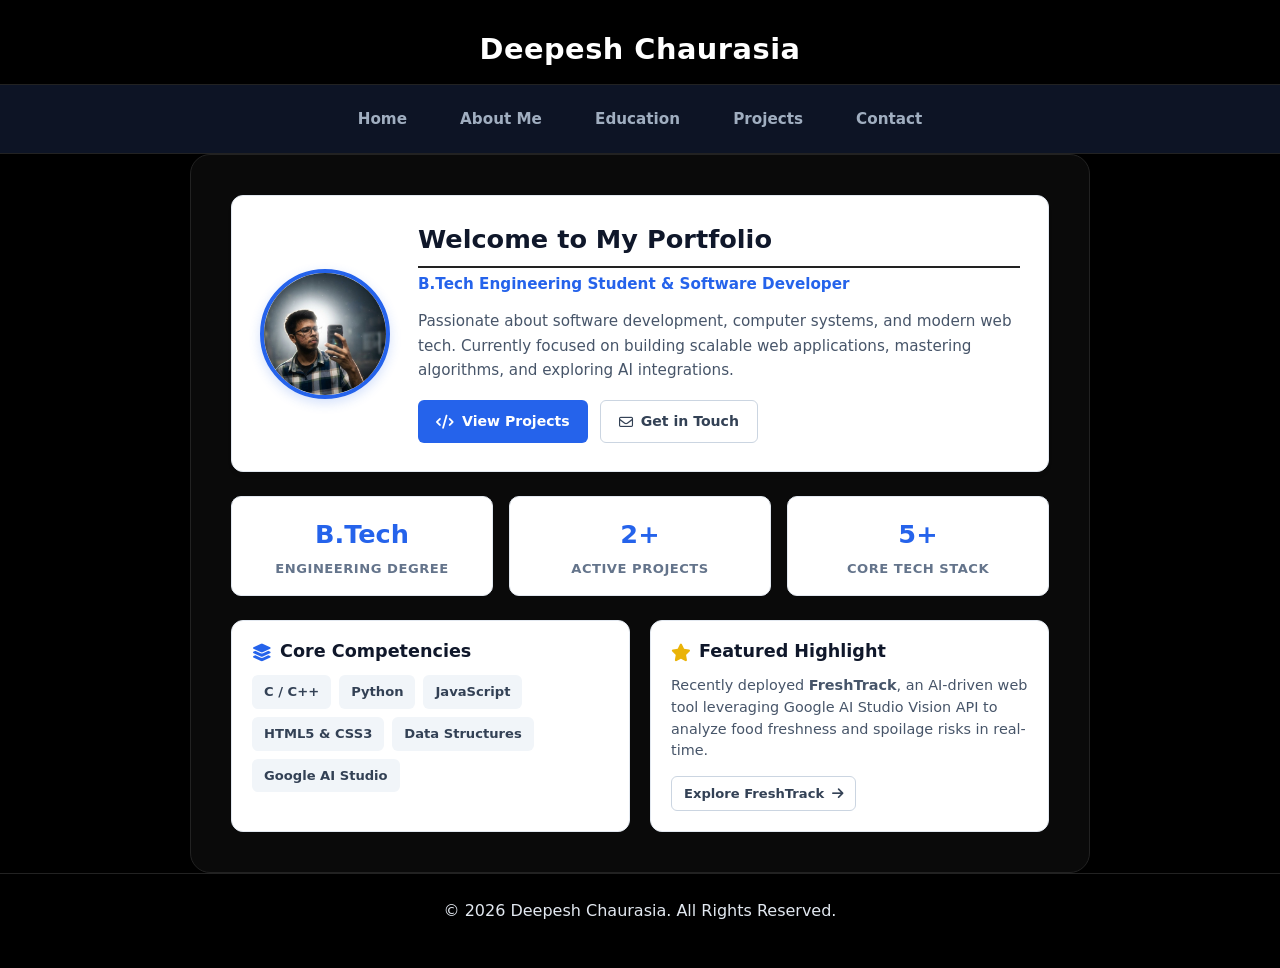
<file: newindex.html>
<!DOCTYPE html>
<html lang="en">
<head>
    <meta charset="UTF-8">
    <meta name="viewport" content="width=device-width, initial-scale=1.0">
    <title>Home - Deepesh Chaurasia</title>
    <link rel="stylesheet" href="css/style.css?v=3">
    <link rel="stylesheet" href="https://cdnjs.cloudflare.com/ajax/libs/font-awesome/6.4.0/css/all.min.css">
    <style>
        header h1 {
            color: #ffffff;
            font-size: 1.8rem;
            letter-spacing: 0.5px;
            margin-bottom: 0;
        }

        .home-container {
            max-width: 900px;
            margin: 0 auto;
            display: flex;
            flex-direction: column;
            gap: 24px;
        }

        /* Hero Section */
        .hero-card {
            background: #ffffff;
            border: 1px solid #e2e8f0;
            border-radius: 12px;
            padding: 28px;
            display: flex;
            align-items: center;
            gap: 28px;
            box-shadow: 0 4px 6px -1px rgba(0, 0, 0, 0.03);
        }

        .hero-img {
            width: 130px;
            height: 130px;
            border-radius: 50%;
            object-fit: cover;
            border: 4px solid #2563eb;
            box-shadow: 0 4px 12px rgba(37, 99, 235, 0.2);
            flex-shrink: 0;
        }

        .hero-content h2 {
            font-size: 1.6rem;
            color: #0f172a;
            margin: 0 0 4px 0;
        }

        .hero-subtitle {
            color: #2563eb;
            font-weight: 600;
            font-size: 0.95rem;
            margin-bottom: 12px;
        }

        .hero-text {
            color: #475569;
            font-size: 0.95rem;
            line-height: 1.6;
            margin-bottom: 18px;
        }

        .hero-buttons {
            display: flex;
            gap: 12px;
            flex-wrap: wrap;
        }

        .btn-main {
            display: inline-flex;
            align-items: center;
            gap: 8px;
            padding: 9px 18px;
            border-radius: 6px;
            font-size: 0.88rem;
            font-weight: 600;
            text-decoration: none;
            transition: all 0.2s ease;
        }

        .btn-primary {
            background-color: #2563eb;
            color: #ffffff;
        }

        .btn-primary:hover {
            background-color: #1d4ed8;
        }

        .btn-outline {
            background-color: #ffffff;
            color: #334155;
            border: 1px solid #cbd5e1;
        }

        .btn-outline:hover {
            background-color: #f8fafc;
            border-color: #94a3b8;
        }

        /* Stats Strip */
        .stats-grid {
            display: grid;
            grid-template-columns: repeat(auto-fit, minmax(180px, 1fr));
            gap: 16px;
        }

        .stat-card {
            background: #ffffff;
            border: 1px solid #e2e8f0;
            border-radius: 10px;
            padding: 16px;
            text-align: center;
        }

        .stat-number {
            font-size: 1.6rem;
            font-weight: 700;
            color: #2563eb;
            margin-bottom: 2px;
        }

        .stat-label {
            font-size: 0.82rem;
            color: #64748b;
            font-weight: 600;
            text-transform: uppercase;
            letter-spacing: 0.5px;
        }

        /* Section Cards */
        .dashboard-grid {
            display: grid;
            grid-template-columns: repeat(auto-fit, minmax(280px, 1fr));
            gap: 20px;
        }

        .dash-card {
            background: #ffffff;
            border: 1px solid #e2e8f0;
            border-radius: 12px;
            padding: 20px;
        }

        .dash-card h3 {
            font-size: 1.1rem;
            color: #0f172a;
            margin-top: 0;
            margin-bottom: 12px;
            display: flex;
            align-items: center;
            gap: 8px;
        }

        .skill-list-flex {
            display: flex;
            flex-wrap: wrap;
            gap: 8px;
        }

        .skill-pill {
            background: #f1f5f9;
            color: #334155;
            padding: 6px 12px;
            border-radius: 6px;
            font-size: 0.82rem;
            font-weight: 600;
        }

        .featured-project-desc {
            font-size: 0.9rem;
            color: #475569;
            line-height: 1.5;
            margin-bottom: 14px;
        }

        @media (max-width: 650px) {
            .hero-card {
                flex-direction: column;
                text-align: center;
            }
            .hero-buttons {
                justify-content: center;
            }
        }
    </style>
</head>
<body>

    <header>
        <h1>Deepesh Chaurasia</h1>
    </header>

    <nav>
        <a href="newindex.html">Home</a>
        <a href="newabout.html">About Me</a>
        <a href="neweducation.html">Education</a>
        <a href="newprojects.html">Projects</a>
        <a href="newcontact.html">Contact</a>
    </nav>

    <main class="home-container">
        
        <!-- Main Hero Card -->
        <section class="hero-card">
            <img src="images/profile.jpg" alt="Deepesh Chaurasia" class="hero-img">
            <div class="hero-content">
                <h2>Welcome to My Portfolio</h2>
                <div class="hero-subtitle">B.Tech Engineering Student & Software Developer</div>
                <p class="hero-text">
                    Passionate about software development, computer systems, and modern web tech. Currently focused on building scalable web applications, mastering algorithms, and exploring AI integrations.
                </p>
                <div class="hero-buttons">
                    <a href="newprojects.html" class="btn-main btn-primary">
                        <i class="fa-solid fa-code"></i> View Projects
                    </a>
                    <a href="newcontact.html" class="btn-main btn-outline">
                        <i class="fa-envelope fa-regular"></i> Get in Touch
                    </a>
                </div>
            </div>
        </section>

        <!-- Quick Stats -->
        <section class="stats-grid">
            <div class="stat-card">
                <div class="stat-number">B.Tech</div>
                <div class="stat-label">Engineering Degree</div>
            </div>
            <div class="stat-card">
                <div class="stat-number">2+</div>
                <div class="stat-label">Active Projects</div>
            </div>
            <div class="stat-card">
                <div class="stat-number">5+</div>
                <div class="stat-label">Core Tech Stack</div>
            </div>
        </section>

        <!-- Dynamic Grid Content -->
        <section class="dashboard-grid">
            
            <!-- Skill Focus Area -->
            <div class="dash-card">
                <h3><i class="fa-solid fa-layer-group" style="color: #2563eb;"></i> Core Competencies</h3>
                <div class="skill-list-flex">
                    <span class="skill-pill">C / C++</span>
                    <span class="skill-pill">Python</span>
                    <span class="skill-pill">JavaScript</span>
                    <span class="skill-pill">HTML5 & CSS3</span>
                    <span class="skill-pill">Data Structures</span>
                    <span class="skill-pill">Google AI Studio</span>
                </div>
            </div>

            <!-- Spotlight Highlight -->
            <div class="dash-card">
                <h3><i class="fa-solid fa-star" style="color: #eab308;"></i> Featured Highlight</h3>
                <p class="featured-project-desc">
                    Recently deployed <strong>FreshTrack</strong>, an AI-driven web tool leveraging Google AI Studio Vision API to analyze food freshness and spoilage risks in real-time.
                </p>
                <a href="newprojects.html" class="btn-main btn-outline" style="font-size: 0.82rem; padding: 6px 12px;">
                    Explore FreshTrack <i class="fa-solid fa-arrow-right"></i>
                </a>
            </div>

        </section>

    </main>

    <footer>
        <p>&copy; 2026 Deepesh Chaurasia. All Rights Reserved.</p>
    </footer>

</body>
</html>
</file>
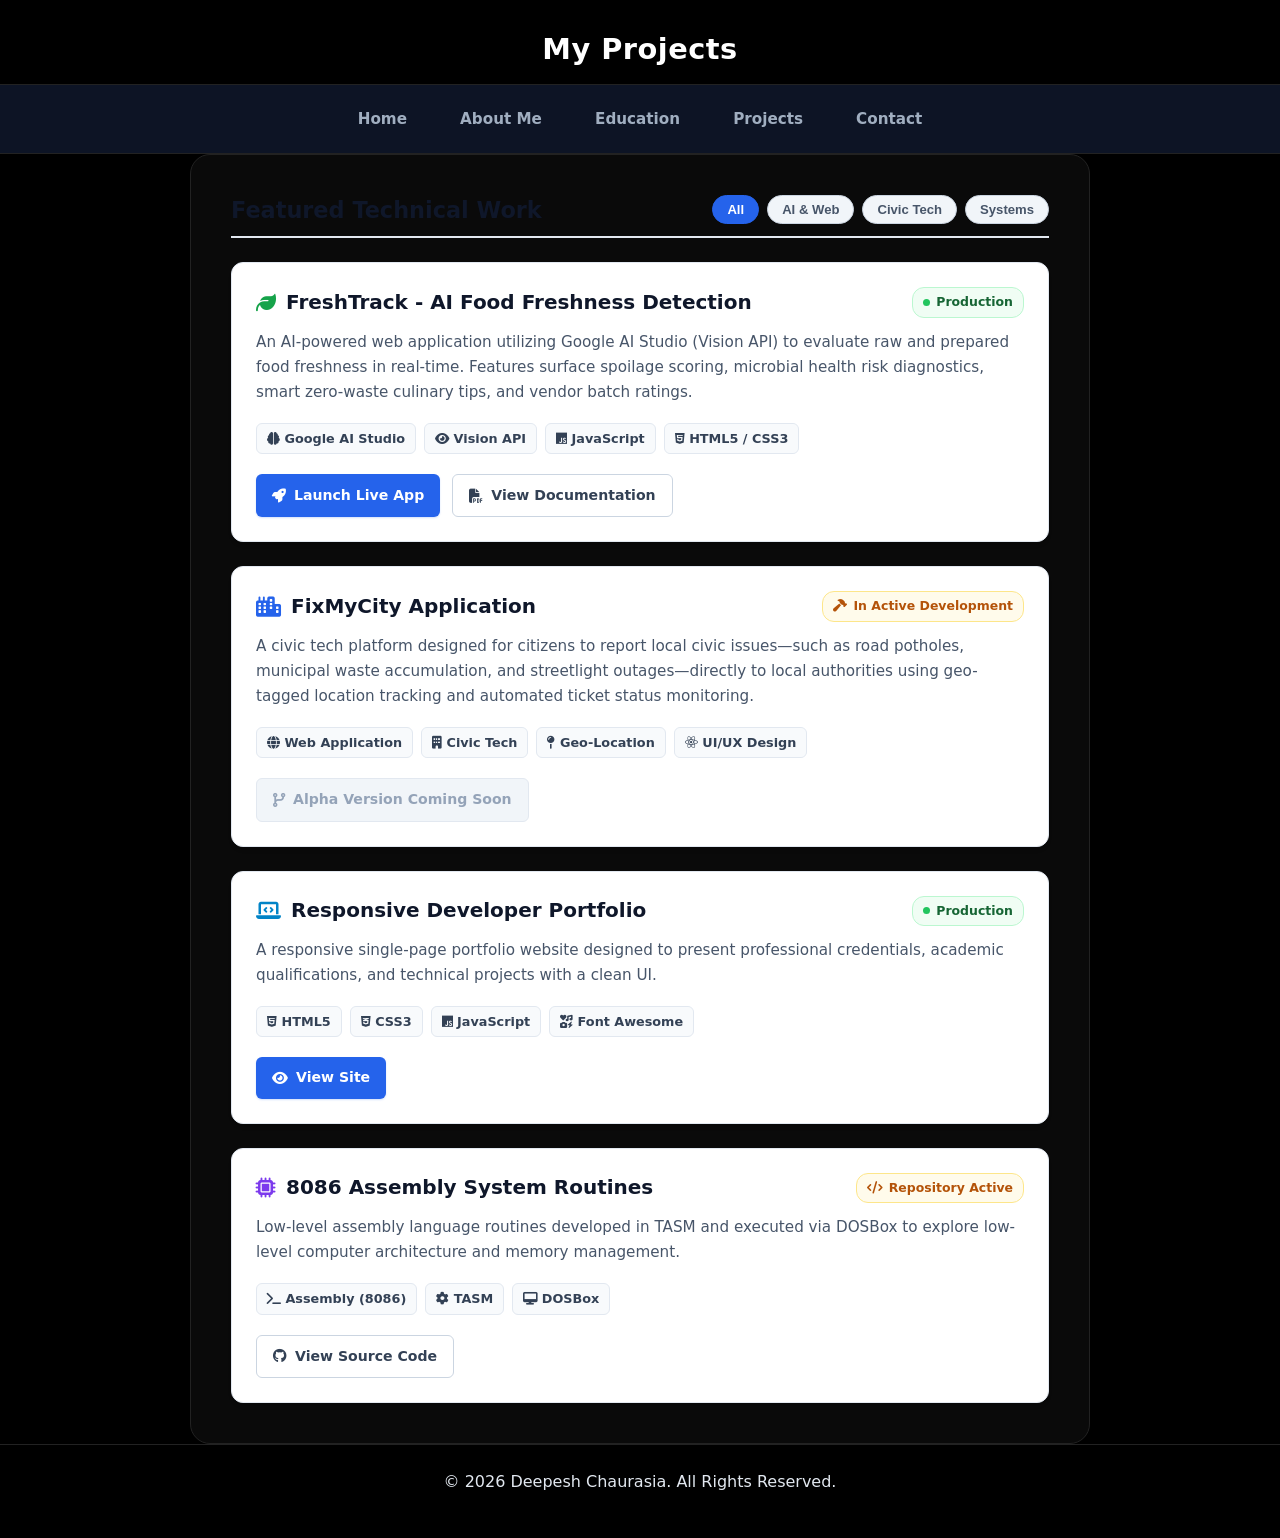
<file: newprojects.html>
<!DOCTYPE html>
<html lang="en">
<head>
    <meta charset="UTF-8">
    <meta name="viewport" content="width=device-width, initial-scale=1.0">
    <title>Projects - Deepesh Chaurasia</title>
    <link rel="stylesheet" href="css/style.css?v=3">
    <!-- Font Awesome for Professional Vector Icons -->
    <link rel="stylesheet" href="https://cdnjs.cloudflare.com/ajax/libs/font-awesome/6.4.0/css/all.min.css">
    <style>
        /* Header & Main Container */
        header h1 {
            color: #ffffff;
            font-size: 1.8rem;
            letter-spacing: 0.5px;
            margin-bottom: 0;
        }

        .projects-section {
            max-width: 900px;
            margin: 0 auto;
        }

        .section-header-flex {
            display: flex;
            justify-content: space-between;
            align-items: center;
            border-bottom: 2px solid #e2e8f0;
            padding-bottom: 12px;
            margin-bottom: 24px;
            flex-wrap: wrap;
            gap: 12px;
        }

        .projects-section h2 {
            font-size: 1.4rem;
            color: #0f172a;
            margin: 0;
            border: none;
            padding: 0;
        }

        /* Category Filter Tabs */
        .filter-container {
            display: flex;
            gap: 8px;
            flex-wrap: wrap;
        }

        .filter-btn {
            background: #f1f5f9;
            border: 1px solid #cbd5e1;
            color: #475569;
            padding: 6px 14px;
            border-radius: 20px;
            font-size: 0.82rem;
            font-weight: 600;
            cursor: pointer;
            transition: all 0.2s ease;
        }

        .filter-btn.active, .filter-btn:hover {
            background-color: #2563eb;
            color: #ffffff;
            border-color: #2563eb;
        }

        /* Project Cards Layout */
        .projects-grid {
            display: flex;
            flex-direction: column;
            gap: 24px;
        }

        .project-card-modern {
            border: 1px solid #e2e8f0;
            background-color: #ffffff;
            border-radius: 12px;
            padding: 24px;
            box-shadow: 0 4px 6px -1px rgba(0, 0, 0, 0.03), 0 2px 4px -1px rgba(0, 0, 0, 0.02);
            transition: transform 0.25s cubic-bezier(0.16, 1, 0.3, 1), box-shadow 0.25s cubic-bezier(0.16, 1, 0.3, 1), border-color 0.25s ease;
            position: relative;
            overflow: hidden;
        }

        .project-card-modern:hover {
            transform: translateY(-4px);
            box-shadow: 0 12px 20px -3px rgba(0, 0, 0, 0.08), 0 4px 6px -2px rgba(0, 0, 0, 0.04);
            border-color: #bfdbfe;
        }

        .project-header {
            display: flex;
            justify-content: space-between;
            align-items: center;
            flex-wrap: wrap;
            gap: 12px;
            margin-bottom: 12px;
        }

        .project-title {
            font-size: 1.25rem;
            color: #0f172a;
            margin: 0;
            font-weight: 700;
            display: flex;
            align-items: center;
            gap: 10px;
        }

        /* Status Indicators */
        .status-badge {
            display: inline-flex;
            align-items: center;
            gap: 6px;
            padding: 4px 10px;
            border-radius: 12px;
            font-size: 0.78rem;
            font-weight: 600;
        }

        .status-live {
            background-color: #f0fdf4;
            color: #166534;
            border: 1px solid #bbf7d0;
        }

        .status-pulse {
            width: 7px;
            height: 7px;
            background-color: #22c55e;
            border-radius: 50%;
            box-shadow: 0 0 0 0 rgba(34, 197, 94, 0.7);
            animation: pulse-animation 1.6s infinite;
        }

        @keyframes pulse-animation {
            0% { box-shadow: 0 0 0 0 rgba(34, 197, 94, 0.7); }
            70% { box-shadow: 0 0 0 6px rgba(34, 197, 94, 0); }
            100% { box-shadow: 0 0 0 0 rgba(34, 197, 94, 0); }
        }

        .status-dev {
            background-color: #fffbeb;
            color: #b45309;
            border: 1px solid #fde68a;
        }

        .project-desc {
            color: #475569;
            font-size: 0.95rem;
            line-height: 1.65;
            margin-bottom: 18px;
        }

        /* Tech Badges */
        .tech-tags {
            display: flex;
            flex-wrap: wrap;
            gap: 8px;
            margin-bottom: 20px;
        }

        .tech-tag {
            background-color: #f8fafc;
            color: #334155;
            border: 1px solid #e2e8f0;
            font-size: 0.8rem;
            font-weight: 600;
            padding: 4px 10px;
            border-radius: 6px;
        }

        /* Project Action Buttons */
        .project-links {
            display: flex;
            flex-wrap: wrap;
            gap: 12px;
        }

        .btn-link {
            display: inline-flex;
            align-items: center;
            gap: 8px;
            padding: 9px 16px;
            border-radius: 6px;
            font-size: 0.88rem;
            font-weight: 600;
            text-decoration: none;
            transition: all 0.2s ease;
        }

        .btn-primary {
            background-color: #2563eb;
            color: #ffffff;
            box-shadow: 0 1px 2px rgba(37, 99, 235, 0.2);
        }

        .btn-primary:hover {
            background-color: #1d4ed8;
            color: #ffffff;
            box-shadow: 0 4px 8px rgba(37, 99, 235, 0.3);
        }

        .btn-secondary {
            background-color: #ffffff;
            color: #334155;
            border: 1px solid #cbd5e1;
        }

        .btn-secondary:hover {
            background-color: #f8fafc;
            color: #0f172a;
            border-color: #94a3b8;
        }

        .btn-disabled {
            background-color: #f1f5f9;
            color: #94a3b8;
            border: 1px solid #e2e8f0;
            cursor: not-allowed;
        }
    </style>
</head>
<body>

    <header>
        <h1>My Projects</h1>
    </header>

    <nav>
        <a href="newindex.html">Home</a>
        <a href="newabout.html">About Me</a>
        <a href="neweducation.html">Education</a>
        <a href="newprojects.html">Projects</a>
        <a href="newcontact.html">Contact</a>
    </nav>

    <main class="projects-section">
        <div class="section-header-flex">
            <h2>Featured Technical Work</h2>
            <div class="filter-container">
                <button class="filter-btn active">All</button>
                <button class="filter-btn">AI & Web</button>
                <button class="filter-btn">Civic Tech</button>
                <button class="filter-btn">Systems</button>
            </div>
        </div>

        <div class="projects-grid">
            
            <!-- Project 1: FreshTrack -->
            <div class="project-card-modern">
                <div class="project-header">
                    <h3 class="project-title">
                        <i class="fa-solid fa-leaf" style="color: #16a34a;"></i> 
                        FreshTrack - AI Food Freshness Detection
                    </h3>
                    <span class="status-badge status-live">
                        <span class="status-pulse"></span> Production
                    </span>
                </div>
                
                <p class="project-desc">
                    An AI-powered web application utilizing Google AI Studio (Vision API) to evaluate raw and prepared food freshness in real-time. Features surface spoilage scoring, microbial health risk diagnostics, smart zero-waste culinary tips, and vendor batch ratings.
                </p>

                <div class="tech-tags">
                    <span class="tech-tag"><i class="fa-solid fa-brain"></i> Google AI Studio</span>
                    <span class="tech-tag"><i class="fa-solid fa-eye"></i> Vision API</span>
                    <span class="tech-tag"><i class="fa-brands fa-js"></i> JavaScript</span>
                    <span class="tech-tag"><i class="fa-brands fa-html5"></i> HTML5 / CSS3</span>
                </div>

                <div class="project-links">
                    <a href="https://fresh-track-qp7pb5zlm-deepsh3969s-projects.vercel.app" target="_blank" class="btn-link btn-primary">
                        <i class="fa-solid fa-rocket"></i> Launch Live App
                    </a>
                    <a href="FreshTrack_Documentation.pdf" target="_blank" class="btn-link btn-secondary">
                        <i class="fa-solid fa-file-pdf"></i> View Documentation
                    </a>
                </div>
            </div>

            <!-- Project 2: FixMyCity Application -->
            <div class="project-card-modern">
                <div class="project-header">
                    <h3 class="project-title">
                        <i class="fa-solid fa-city" style="color: #2563eb;"></i> 
                        FixMyCity Application
                    </h3>
                    <span class="status-badge status-dev">
                        <i class="fa-solid fa-hammer"></i> In Active Development
                    </span>
                </div>
                
                <p class="project-desc">
                    A civic tech platform designed for citizens to report local civic issues—such as road potholes, municipal waste accumulation, and streetlight outages—directly to local authorities using geo-tagged location tracking and automated ticket status monitoring.
                </p>

                <div class="tech-tags">
                    <span class="tech-tag"><i class="fa-solid fa-globe"></i> Web Application</span>
                    <span class="tech-tag"><i class="fa-solid fa-building"></i> Civic Tech</span>
                    <span class="tech-tag"><i class="fa-solid fa-map-pin"></i> Geo-Location</span>
                    <span class="tech-tag"><i class="fa-brands fa-react"></i> UI/UX Design</span>
                </div>

                <div class="project-links">
                    <span class="btn-link btn-disabled">
                        <i class="fa-solid fa-code-branch"></i> Alpha Version Coming Soon
                    </span>
                </div>
            </div>

            <!-- Project 3: Responsive Developer Portfolio -->
            <div class="project-card-modern">
                <div class="project-header">
                    <h3 class="project-title">
                        <i class="fa-solid fa-laptop-code" style="color: #0284c7;"></i> 
                        Responsive Developer Portfolio
                    </h3>
                    <span class="status-badge status-live">
                        <span class="status-pulse"></span> Production
                    </span>
                </div>
                
                <p class="project-desc">
                    A responsive single-page portfolio website designed to present professional credentials, academic qualifications, and technical projects with a clean UI.
                </p>

                <div class="tech-tags">
                    <span class="tech-tag"><i class="fa-brands fa-html5"></i> HTML5</span>
                    <span class="tech-tag"><i class="fa-brands fa-css3-alt"></i> CSS3</span>
                    <span class="tech-tag"><i class="fa-brands fa-js"></i> JavaScript</span>
                    <span class="tech-tag"><i class="fa-solid fa-icons"></i> Font Awesome</span>
                </div>

                <div class="project-links">
                    <a href="newindex.html" class="btn-link btn-primary">
                        <i class="fa-solid fa-eye"></i> View Site
                    </a>
                </div>
            </div>

            <!-- Project 4: 8086 Assembly System Routines -->
            <div class="project-card-modern">
                <div class="project-header">
                    <h3 class="project-title">
                        <i class="fa-solid fa-microchip" style="color: #7c3aed;"></i> 
                        8086 Assembly System Routines
                    </h3>
                    <span class="status-badge status-dev">
                        <i class="fa-solid fa-code"></i> Repository Active
                    </span>
                </div>
                
                <p class="project-desc">
                    Low-level assembly language routines developed in TASM and executed via DOSBox to explore low-level computer architecture and memory management.
                </p>

                <div class="tech-tags">
                    <span class="tech-tag"><i class="fa-solid fa-terminal"></i> Assembly (8086)</span>
                    <span class="tech-tag"><i class="fa-solid fa-gear"></i> TASM</span>
                    <span class="tech-tag"><i class="fa-solid fa-desktop"></i> DOSBox</span>
                </div>

                <div class="project-links">
                    <a href="#" class="btn-link btn-secondary">
                        <i class="fa-brands fa-github"></i> View Source Code
                    </a>
                </div>
            </div>

        </div>
    </main>

    <footer>
        <p>&copy; 2026 Deepesh Chaurasia. All Rights Reserved.</p>
    </footer>

</body>
</html>
</file>
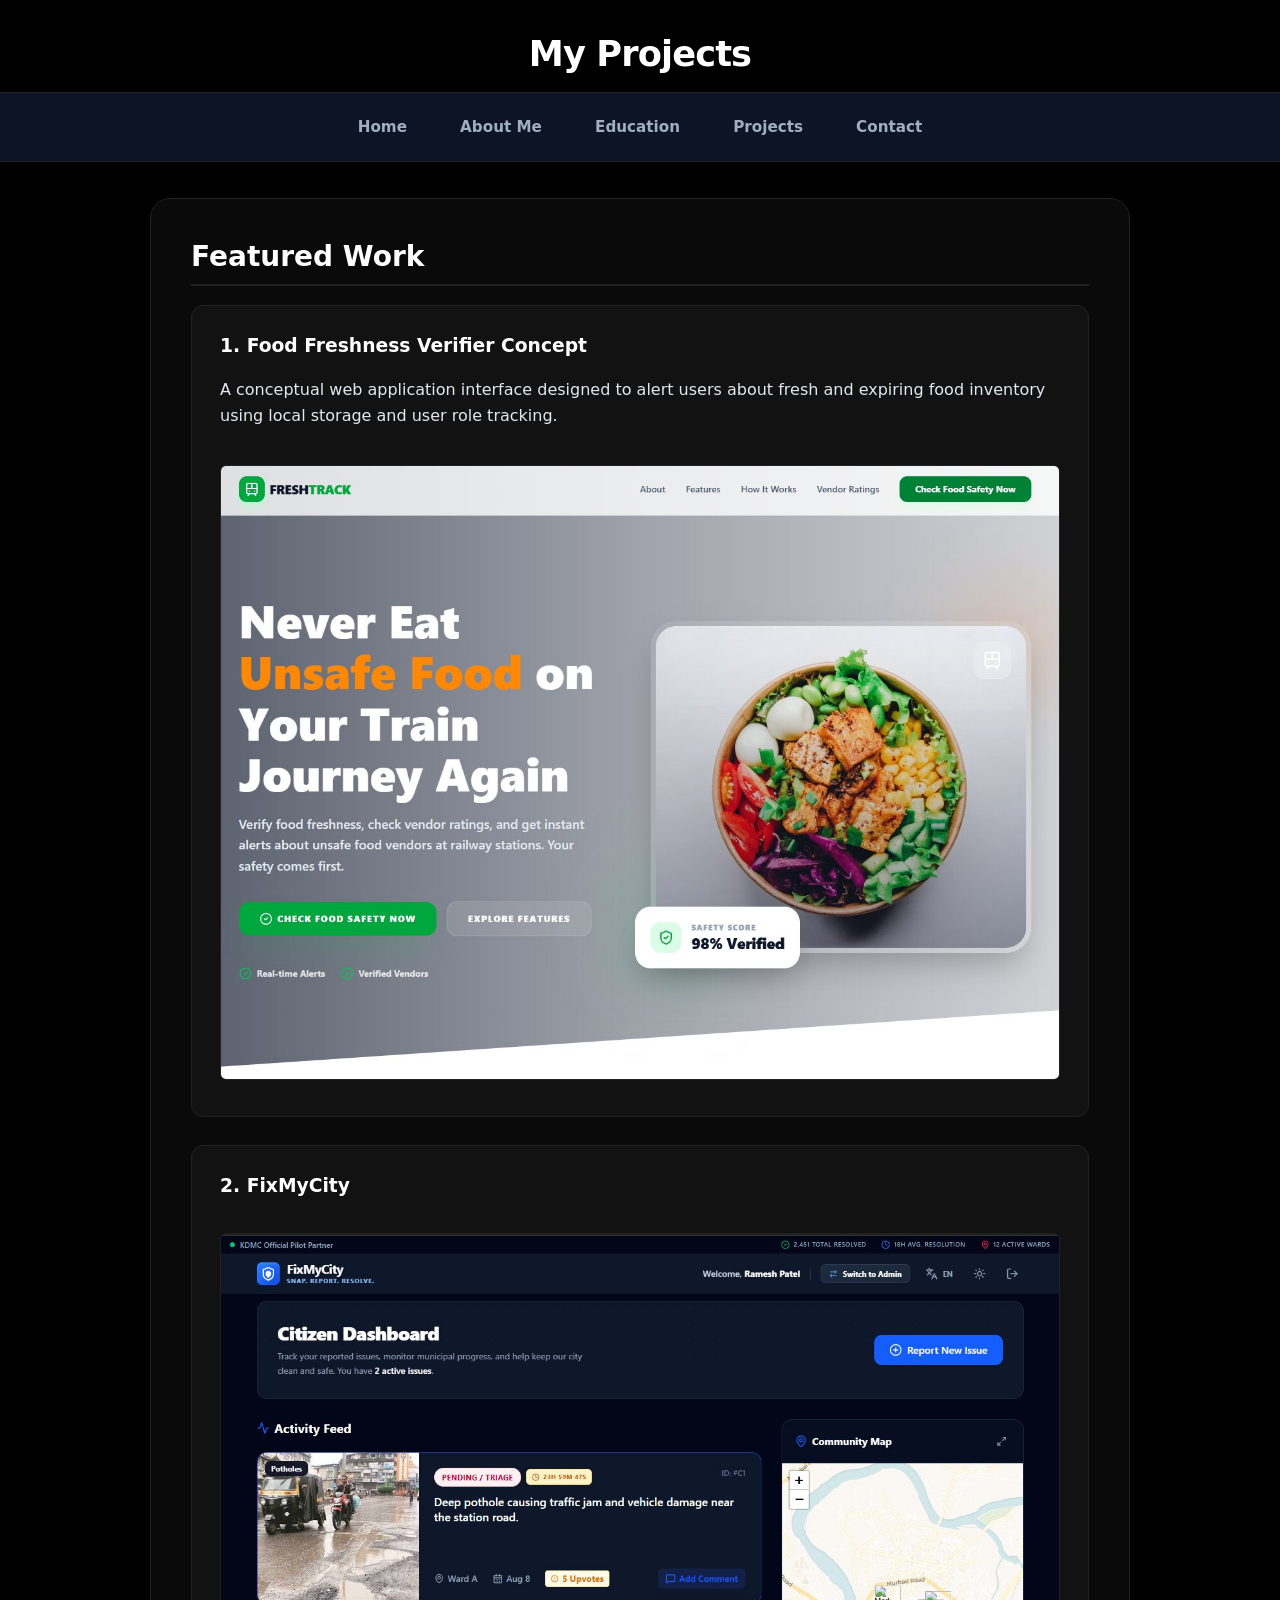
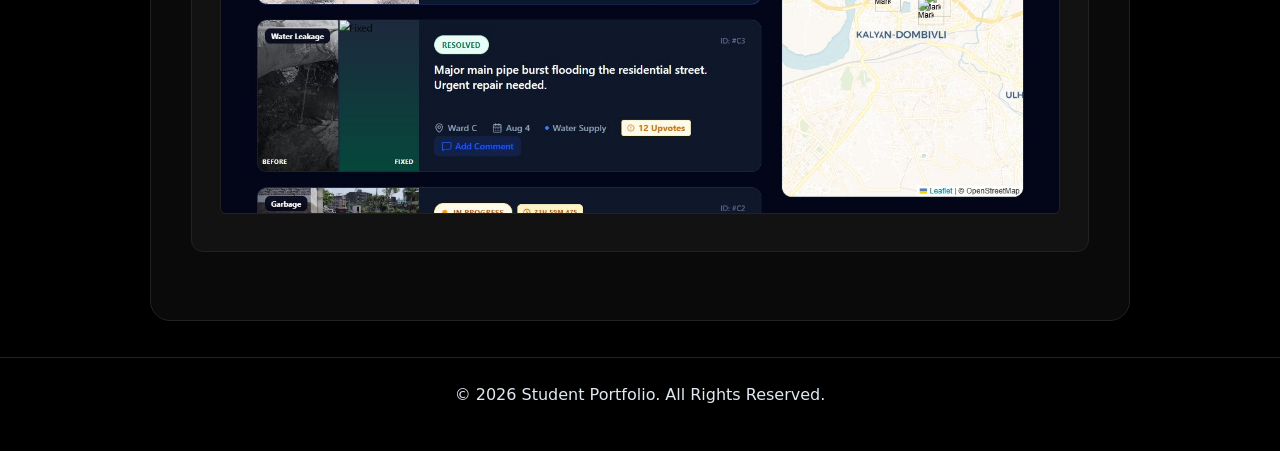
<file: projects.html>
<!DOCTYPE html>
<html lang="en">
<head>
    <meta charset="UTF-8">
    <meta name="viewport" content="width=device-width, initial-scale=1.0">
    <title>Projects</title>
    <link rel="stylesheet" href="css/style.css">
</head>
<body>

    <header>
        <h1>My Projects</h1>
    </header>

    <nav>
        <a href="index.html">Home</a>
        <a href="about.html">About Me</a>
        <a href="education.html">Education</a>
        <a href="projects.html">Projects</a>
        <a href="contact.html">Contact</a>
    </nav>

    <main>
        <h2>Featured Work</h2>

        <div class="project-card">
            <h3>1. Food Freshness Verifier Concept</h3>
            <p>A conceptual web application interface designed to alert users about fresh and expiring food inventory using local storage and user role tracking.</p>
            <img src="images/project1.jpg" alt="Food Freshness Application Interface Preview" class="project-img">
        </div>

        <div class="project-card">
            <h3>2. FixMyCity</h3>
            <p></p>
            <img src="images/project2.jpg" alt="Watershed Management Diagram and Plan" class="project-img">
        </div>
    </main>

    <footer>
        <p>&copy; 2026 Student Portfolio. All Rights Reserved.</p>
    </footer>

</body>
</html>
</file>
<file: css/style.css>
/* ==========================================================================
   TRUE BLACK DESIGN SYSTEM
   ========================================================================== */
:root {
    /* Accent Colors */
    --accent-green: #00a854;           /* Emerald CTA */
    --accent-green-hover: #008f47;
    --accent-orange: #ff7a00;          /* Orange Accent */
    
    /* Pitch Black & Deep Surface Backgrounds */
    --bg-page: #000000;                /* Pure Black Base Background */
    --bg-header: #000000;              /* Pure Black Header */
    --bg-surface: #0a0a0a;             /* Main Section Cards */
    --bg-card: #121212;                /* Elevated Component Fill */
    --bg-card-hover: #000000;          /* Hover State */
    --bg-input: #050505;               /* Form Inputs */
    --bg-glass: rgba(255, 255, 255, 0.05);

    /* Text Colors (Maximum Contrast) */
    --text-primary: #ffffff;           /* Stark White Headers */
    --text-secondary: #e2e8f0;         /* High-Contrast Light Body Text */
    --text-muted: #a0aec0;             /* Muted Labels & Links */

    /* Structural Borders & Shadows */
    --border-color: #222222;
    --border-glass: rgba(255, 255, 255, 0.1);

    /* Geometry & Timing */
    --radius-sm: 6px;
    --radius-md: 12px;
    --radius-lg: 20px;
    --radius-full: 9999px;

    --shadow-sm: 0 2px 6px rgba(0, 0, 0, 0.8);
}
*, *::before, *::after {
    margin: 0;
    padding: 0;
    box-sizing: border-box;
}

html {
    scroll-behavior: smooth;
    color-scheme: dark;
}

body {
    background-color: var(--bg-page);
    color: var(--text-secondary);
    font-family: 'Inter', system-ui, -apple-system, BlinkMacSystemFont, "Segoe UI", Roboto, sans-serif;
    line-height: 1.65;
    -webkit-font-smoothing: antialiased;
    display: flex;
    flex-direction: column;
    min-height: 100vh;
}

/* Custom Scrollbar */
::-webkit-scrollbar {
    width: 10px;
}
::-webkit-scrollbar-track {
    background: var(--bg-page);
}
::-webkit-scrollbar-thumb {
    background: var(--bg-card);
    border-radius: var(--radius-full);
}
::-webkit-scrollbar-thumb:hover {
    background: var(--accent-green);
}

/* ==========================================================================
   DARK HEADER & NAVIGATION BAR
   ========================================================================== */
header {
    background-color: var(--bg-header);
    padding: 2rem 1rem 1rem 1rem;
    text-align: center;
    border-bottom: 1px solid var(--border-color);
}

header h1 {
    font-size: 2.2rem;
    font-weight: 800;
    letter-spacing: -0.025em;
    color: var(--text-primary) !important; /* Forces bold white visibility */
    margin-bottom: 0;
    text-shadow: 0 2px 4px rgba(0, 0, 0, 0.5);
}

nav {
    background-color: rgba(15, 23, 42, 0.9);
    padding: 0.85rem 1rem;
    text-align: center;
    position: sticky;
    top: 0;
    z-index: 1000;
    border-bottom: 1px solid var(--border-color);
    backdrop-filter: blur(12px);
    -webkit-backdrop-filter: blur(12px);
}

nav a {
    color: var(--text-muted);
    text-decoration: none;
    margin: 0 8px;
    font-size: 0.95rem;
    font-weight: 600;
    padding: 8px 16px;
    border-radius: var(--radius-full);
    transition: var(--transition);
    display: inline-block;
}

nav a:hover {
    color: var(--text-primary);
    background-color: var(--bg-glass);
}

nav a.active {
    color: #ffffff;
    background-color: var(--accent-green);
    box-shadow: var(--shadow-glow);
}

/* ==========================================================================
   MAIN CONTENT & CARD CONTAINERS
   ========================================================================== */
main {
    max-width: 980px;
    width: 92%;
    margin: 36px auto;
    background-color: var(--bg-surface);
    padding: 40px;
    border-radius: var(--radius-lg);
    border: 1px solid var(--border-color);
    box-shadow: var(--shadow-md);
    flex-grow: 1;
}

h1, h2, h3, h4 {
    color: var(--text-primary);
    font-weight: 700;
    line-height: 1.25;
    margin-bottom: 1.2rem;
}

h2 {
    font-size: 1.75rem;
    border-bottom: 2px solid var(--border-color);
    padding-bottom: 10px;
}

p {
    margin-bottom: 1.2rem;
    font-size: 1rem;
    color: var(--text-secondary);
}

.text-orange {
    color: var(--accent-orange);
    font-weight: 700;
}

/* ==========================================================================
   HERO PROFILE SECTION
   ========================================================================== */
.hero-section {
    display: flex;
    align-items: center;
    gap: 36px;
    padding: 12px 0;
    margin-bottom: 24px;
}

.profile-img {
    width: 170px;
    height: 170px;
    border-radius: var(--radius-lg);
    object-fit: cover;
    border: 3px solid var(--accent-green);
    box-shadow: var(--shadow-glow);
    flex-shrink: 0;
    transition: var(--transition);
}

.profile-img:hover {
    transform: scale(1.02);
}

.hero-text {
    flex-grow: 1;
}

.hero-text h2 {
    font-size: 2.2rem;
    color: var(--text-primary);
    margin-bottom: 6px;
    border-bottom: none;
    padding-bottom: 0;
}

.subtitle {
    font-size: 1.15rem;
    color: var(--accent-orange);
    font-weight: 600;
    margin-bottom: 14px;
}

.highlight-badge {
    background: var(--bg-card);
    border-left: 4px solid var(--accent-green);
    padding: 14px 18px;
    margin-top: 16px;
    border-radius: 0 var(--radius-md) var(--radius-md) 0;
    font-size: 0.95rem;
    color: var(--text-primary);
    border-top: 1px solid var(--border-color);
    border-right: 1px solid var(--border-color);
    border-bottom: 1px solid var(--border-color);
}

/* ==========================================================================
   DATA TABLES
   ========================================================================== */
table {
    width: 100%;
    border-collapse: separate;
    border-spacing: 0;
    margin: 24px 0;
    border-radius: var(--radius-md);
    overflow: hidden;
    border: 1px solid var(--border-color);
    background-color: var(--bg-card);
}

th, td {
    padding: 16px 20px;
    text-align: left;
    font-size: 0.95rem;
}

th {
    background-color: #1a2332;
    color: var(--text-primary);
    font-weight: 700;
    text-transform: uppercase;
    font-size: 0.8rem;
    letter-spacing: 0.06em;
    border-bottom: 2px solid var(--border-color);
}

td {
    border-bottom: 1px solid var(--border-color);
    color: var(--text-secondary);
}

tr:last-child td {
    border-bottom: none;
}

tr:nth-child(even) {
    background-color: rgba(255, 255, 255, 0.02);
}

tr:hover {
    background-color: var(--bg-card-hover);
    color: var(--text-primary);
}

/* ==========================================================================
   FORM CONTROLS & BUTTONS
   ========================================================================== */
form {
    display: flex;
    flex-direction: column;
    gap: 20px;
}

label {
    font-weight: 600;
    font-size: 0.9rem;
    color: var(--text-primary);
    margin-bottom: 6px;
}

input, select, textarea {
    width: 100%;
    padding: 14px 18px;
    border: 1px solid var(--border-color);
    border-radius: var(--radius-md);
    font-size: 0.98rem;
    color: var(--text-primary);
    background-color: var(--bg-input);
    transition: var(--transition);
}

input::placeholder, textarea::placeholder {
    color: var(--text-muted);
}

input:focus, select:focus, textarea:focus {
    outline: none;
    border-color: var(--accent-green);
    box-shadow: 0 0 0 3px var(--shadow-glow);
}

button {
    background-color: var(--accent-green);
    color: #ffffff;
    padding: 14px 28px;
    border: none;
    border-radius: var(--radius-md);
    cursor: pointer;
    font-size: 1rem;
    font-weight: 700;
    transition: var(--transition);
    box-shadow: var(--shadow-glow);
}

button:hover {
    background-color: var(--accent-green-hover);
    transform: translateY(-2px);
}

/* ==========================================================================
   PROJECT CARDS
   ========================================================================== */
.project-card {
    border: 1px solid var(--border-color);
    background-color: var(--bg-card);
    padding: 28px;
    margin-bottom: 28px;
    border-radius: var(--radius-md);
    transition: var(--transition);
}

.project-card:hover {
    border-color: var(--accent-green);
    transform: translateY(-2px);
    background-color: var(--bg-card-hover);
}

.project-img {
    width: 100%;
    height: auto;
    border-radius: var(--radius-sm);
    margin-top: 16px;
    border: 1px solid var(--border-color);
}

/* ==========================================================================
   FOOTER
   ========================================================================== */
footer {
    text-align: center;
    padding: 24px;
    background-color: var(--bg-header);
    color: var(--text-muted);
    font-size: 0.9rem;
    margin-top: auto;
    border-top: 1px solid var(--border-color);
}

/* ==========================================================================
   RESPONSIVE BREAKPOINTS
   ========================================================================== */
@media (max-width: 768px) {
    main {
        width: 95%;
        padding: 24px 18px;
        margin: 20px auto;
    }

    .hero-section {
        flex-direction: column;
        text-align: center;
        gap: 20px;
    }

    .highlight-badge {
        border-left: none;
        border-top: 4px solid var(--accent-green);
    }

    nav a {
        margin: 2px;
        padding: 6px 12px;
        font-size: 0.88rem;
    }
}
</file>
